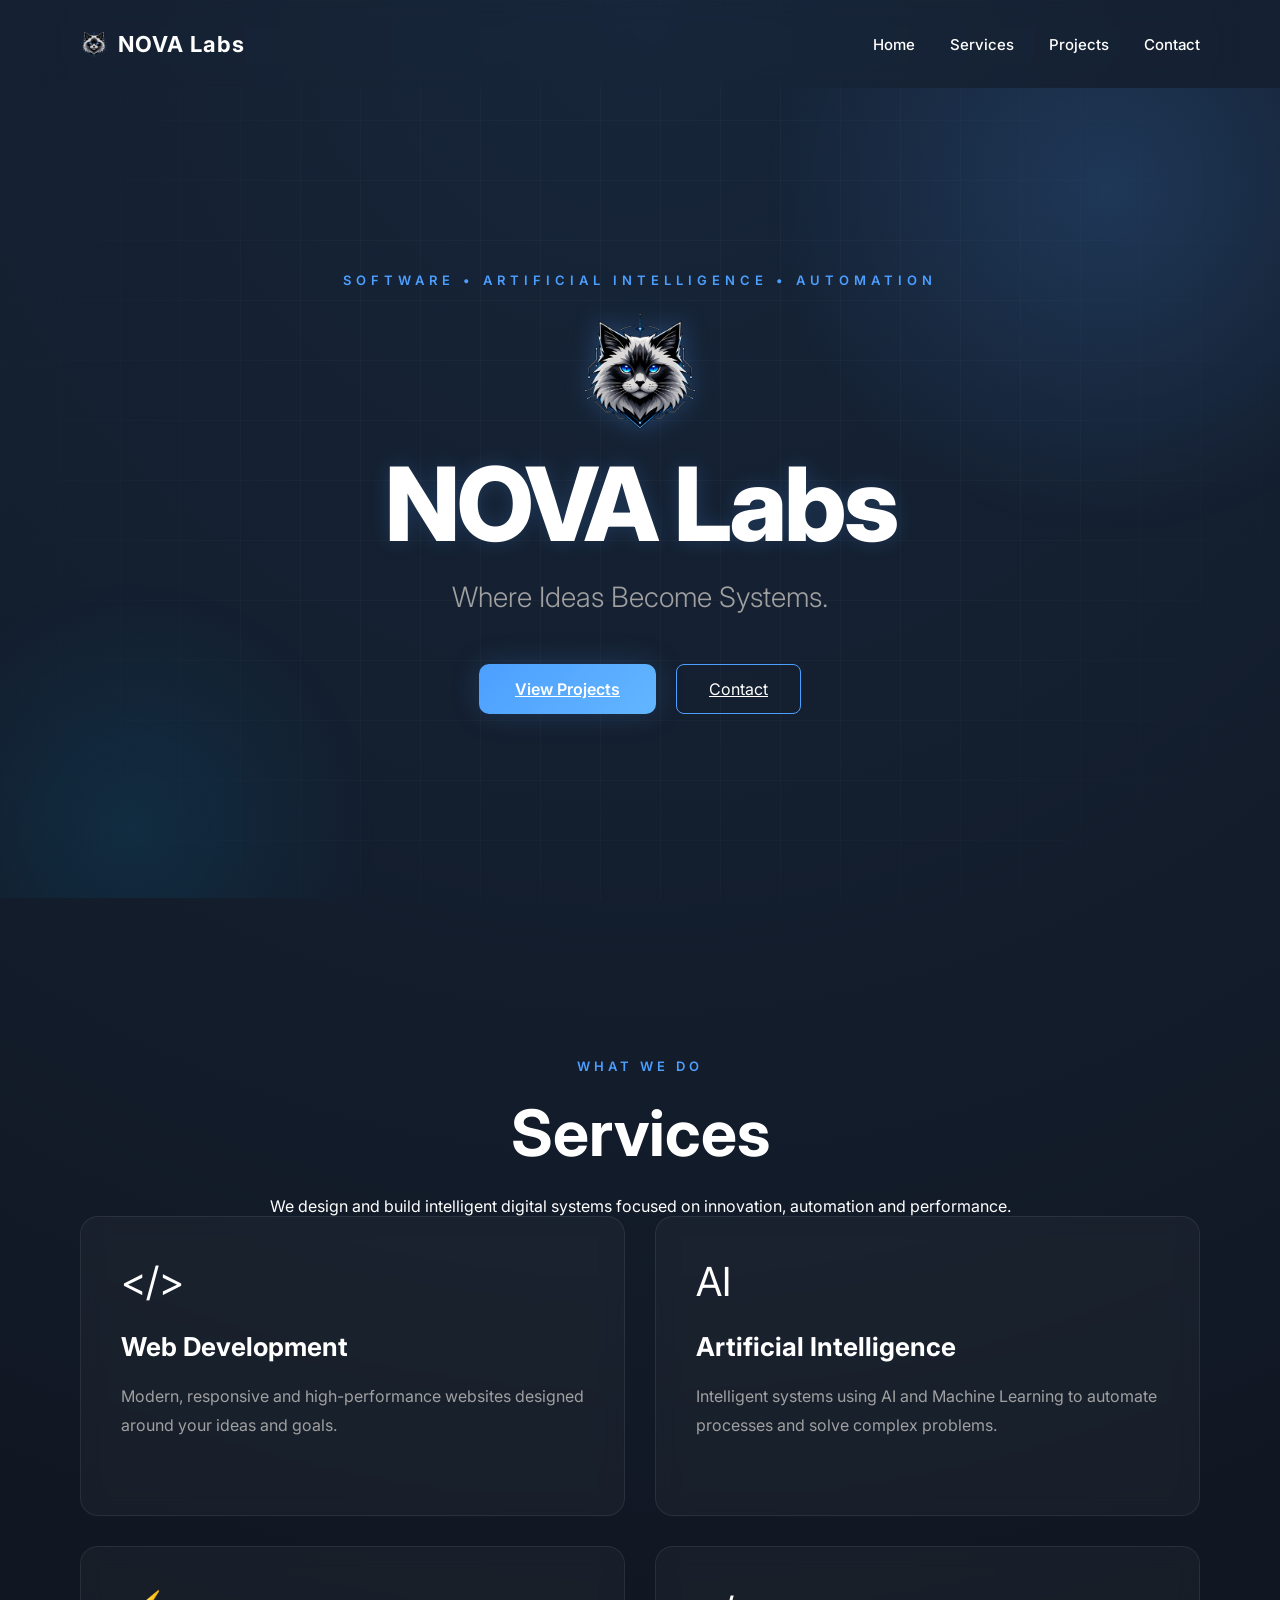
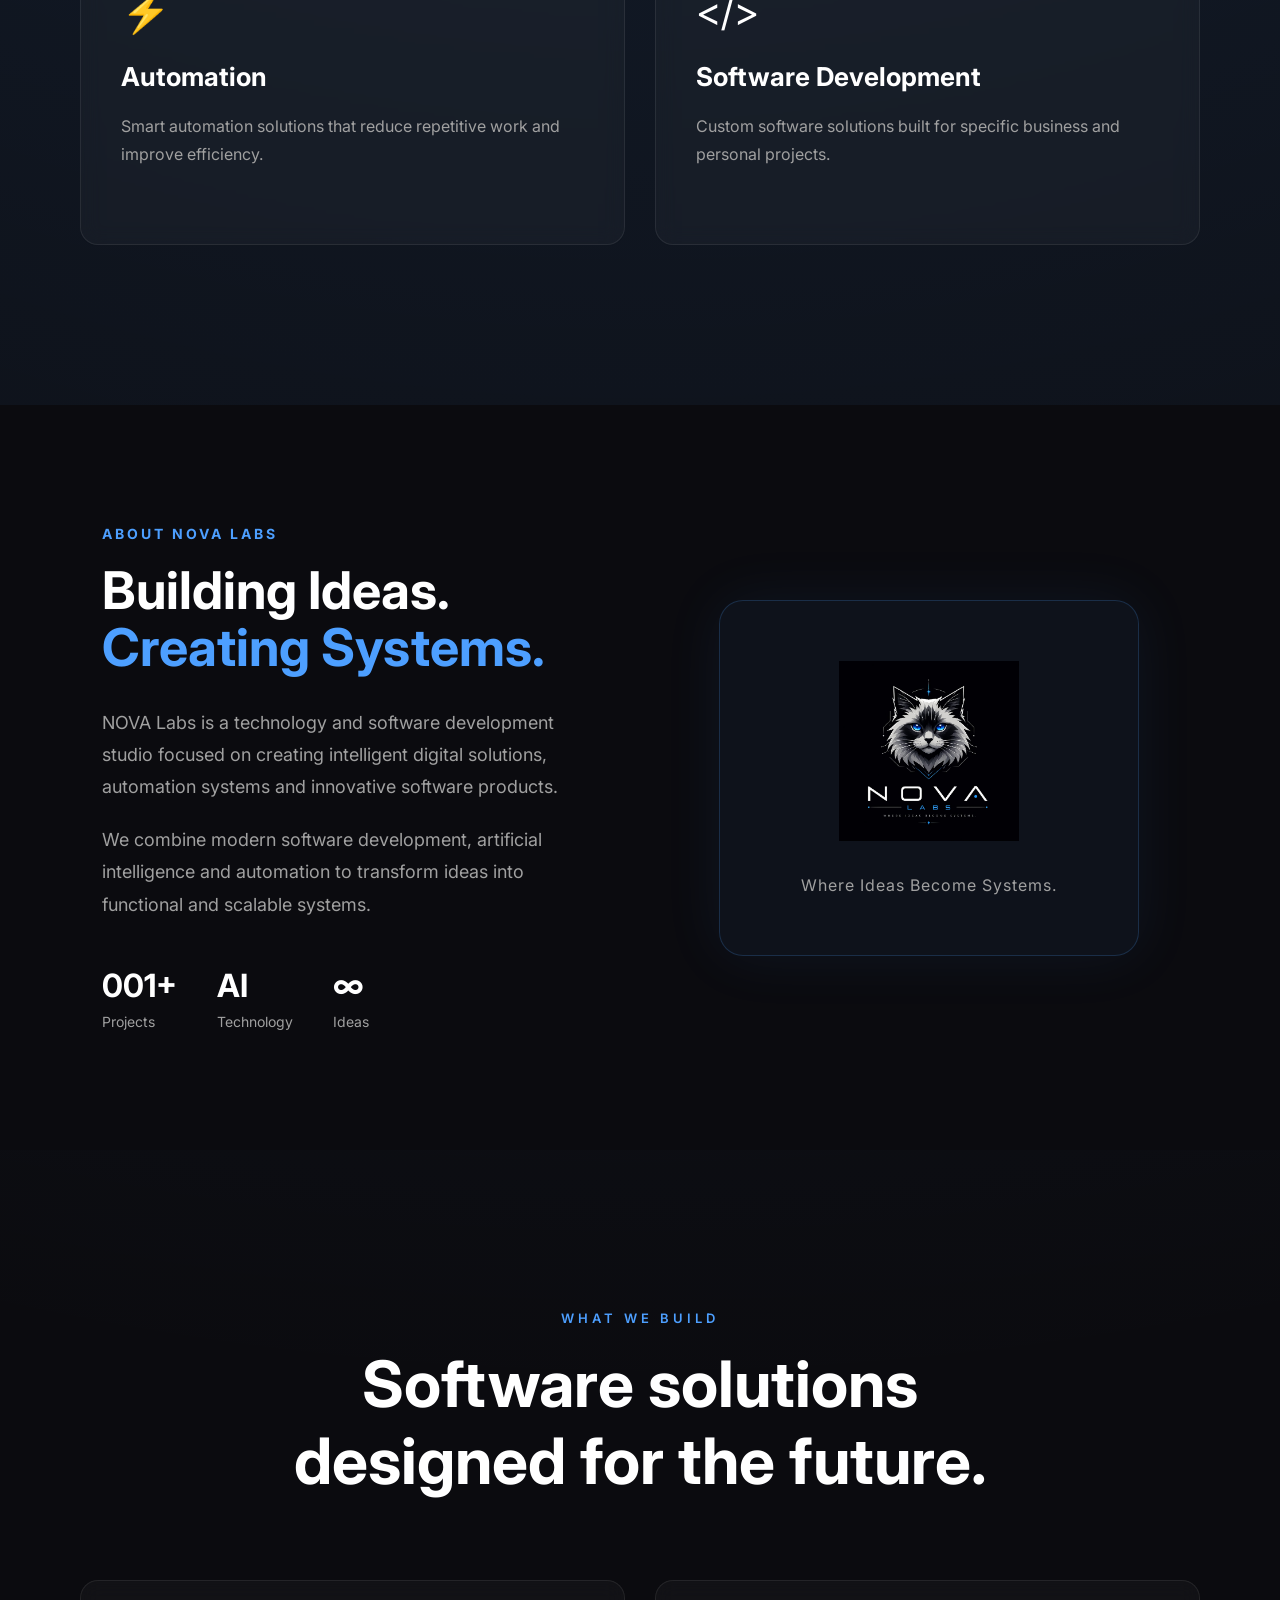
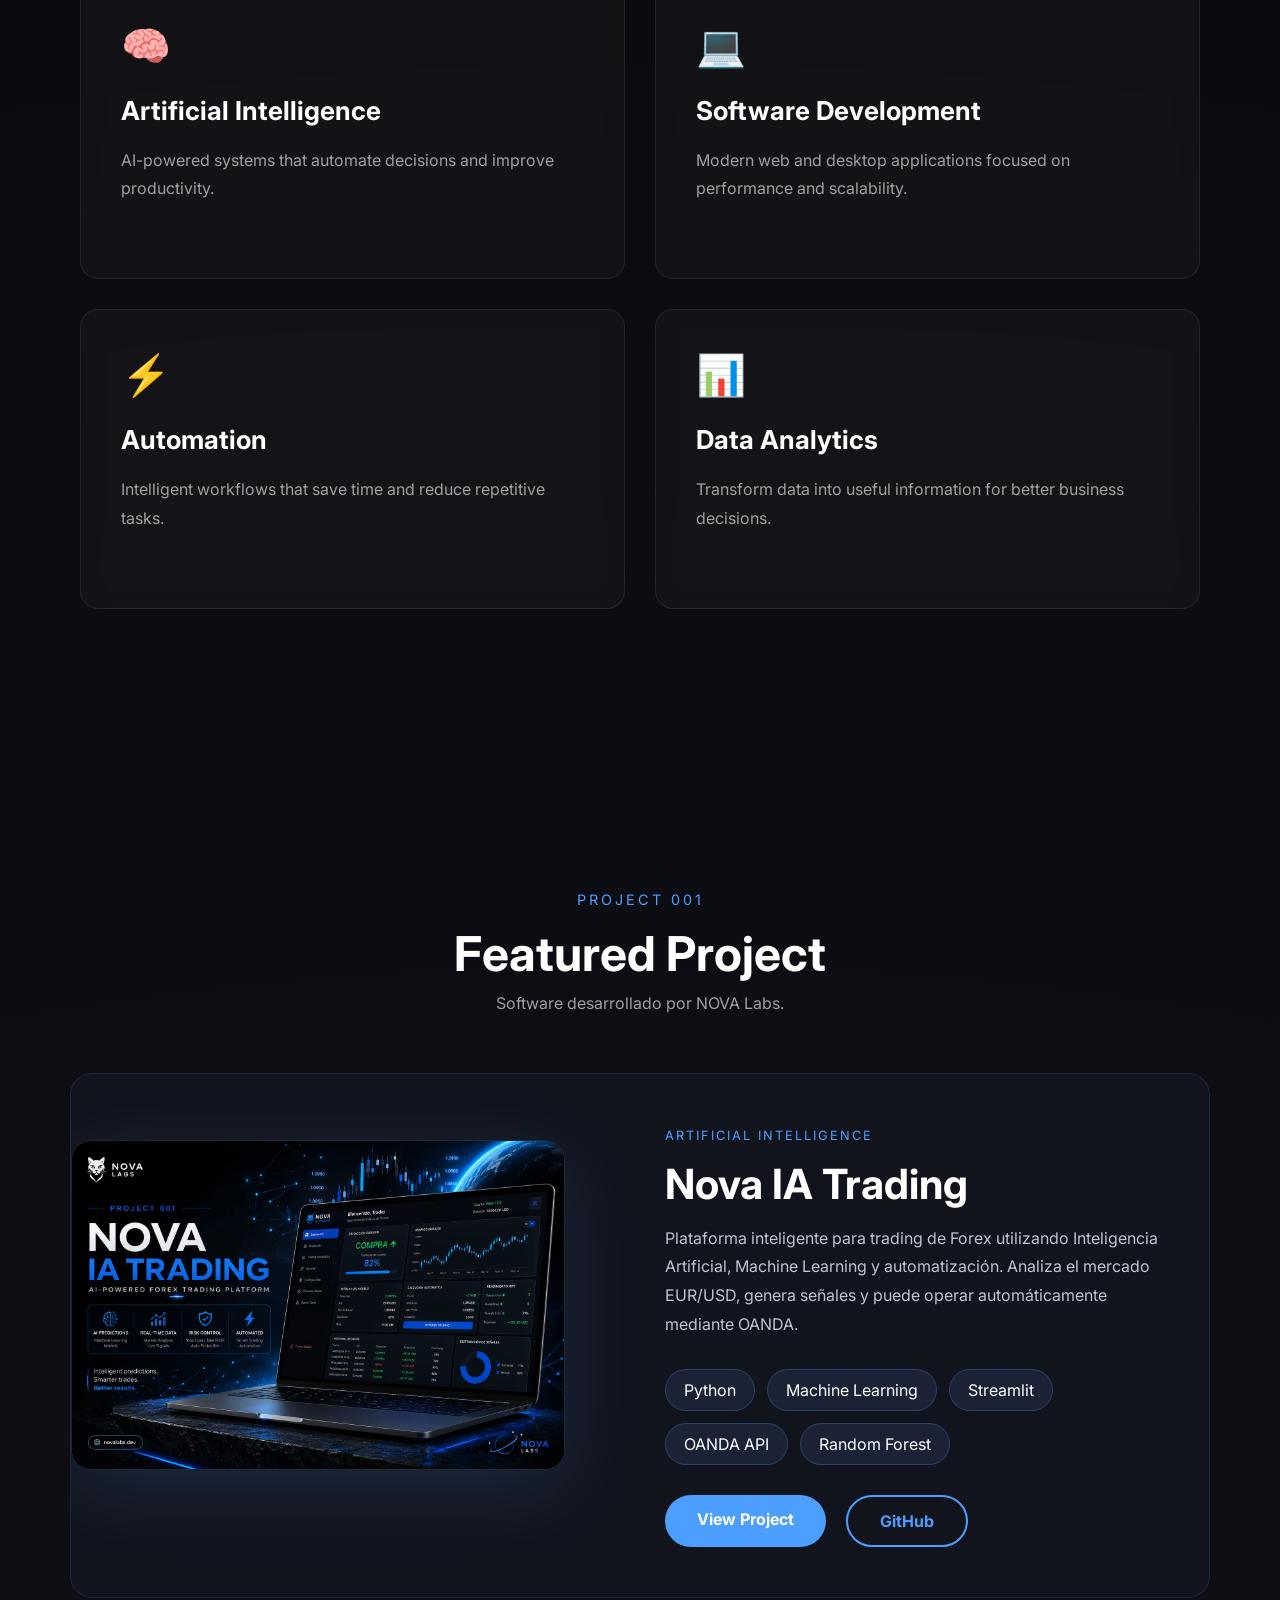
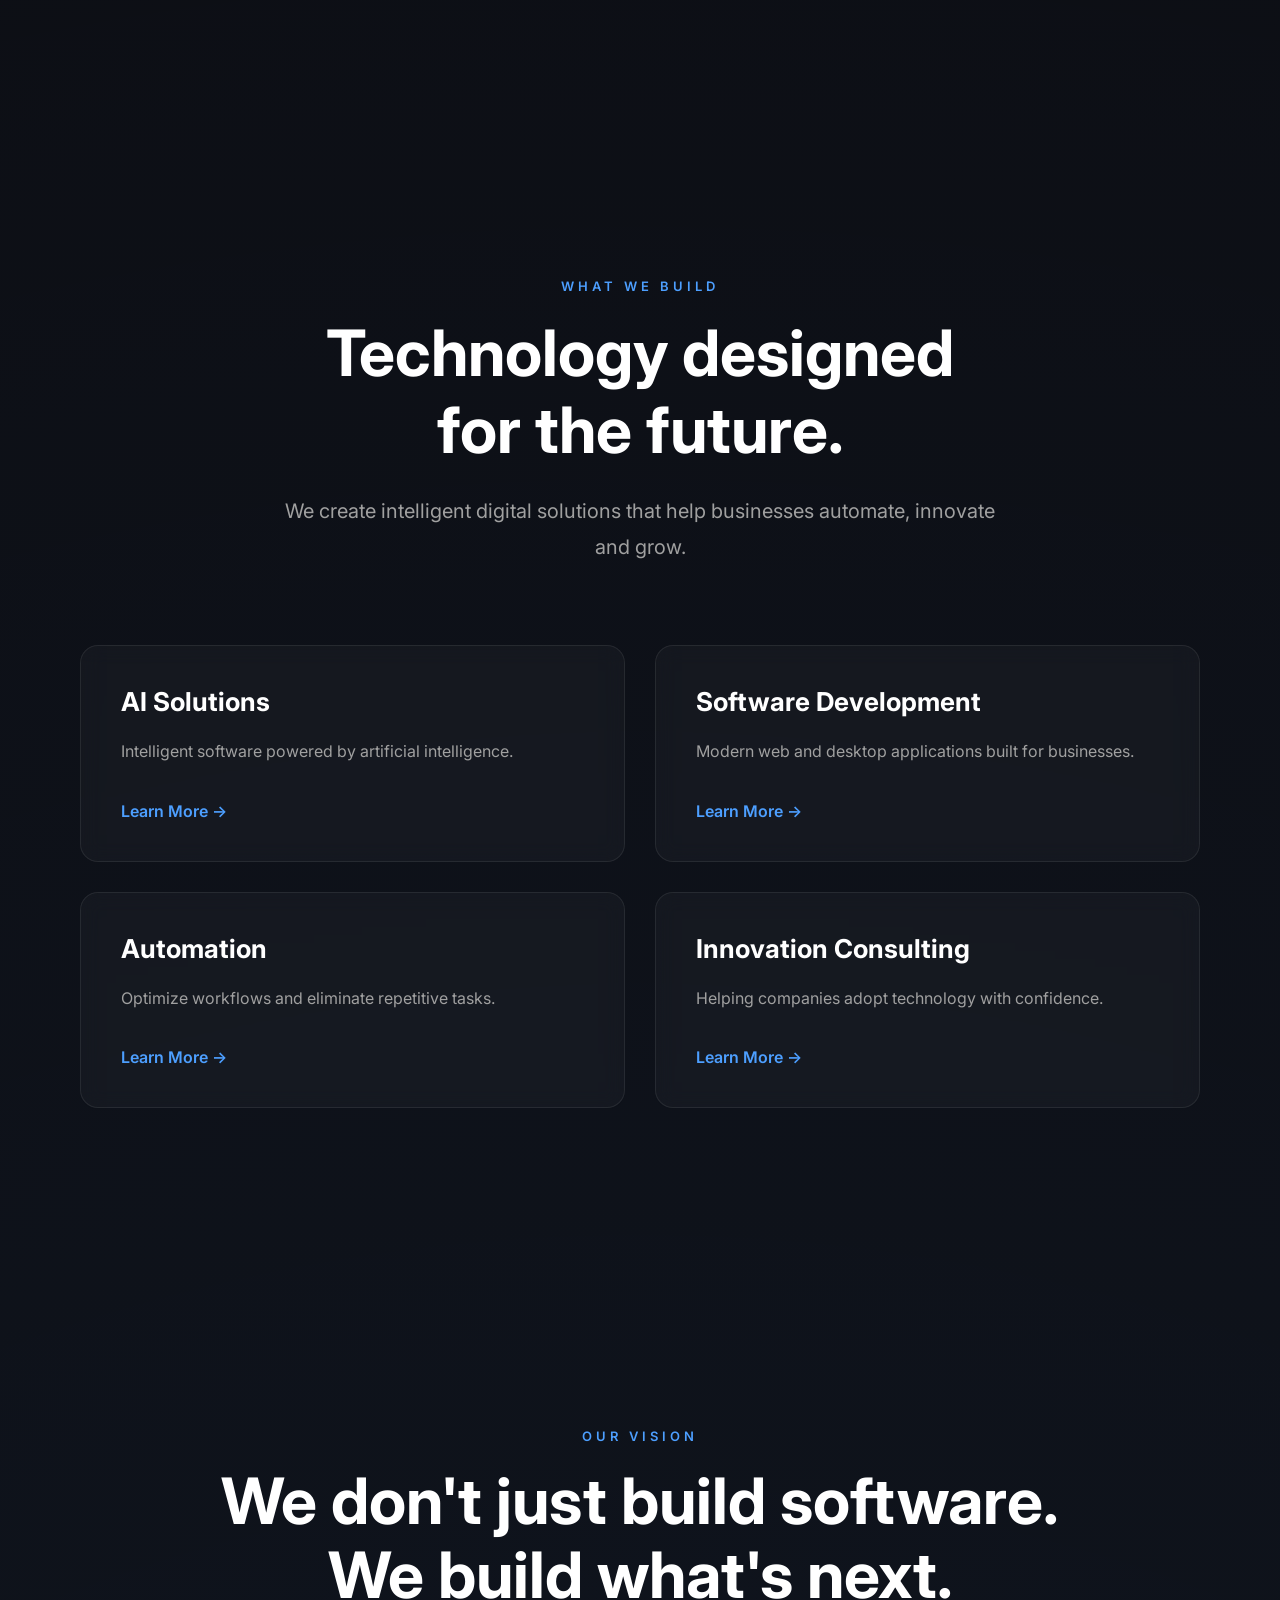
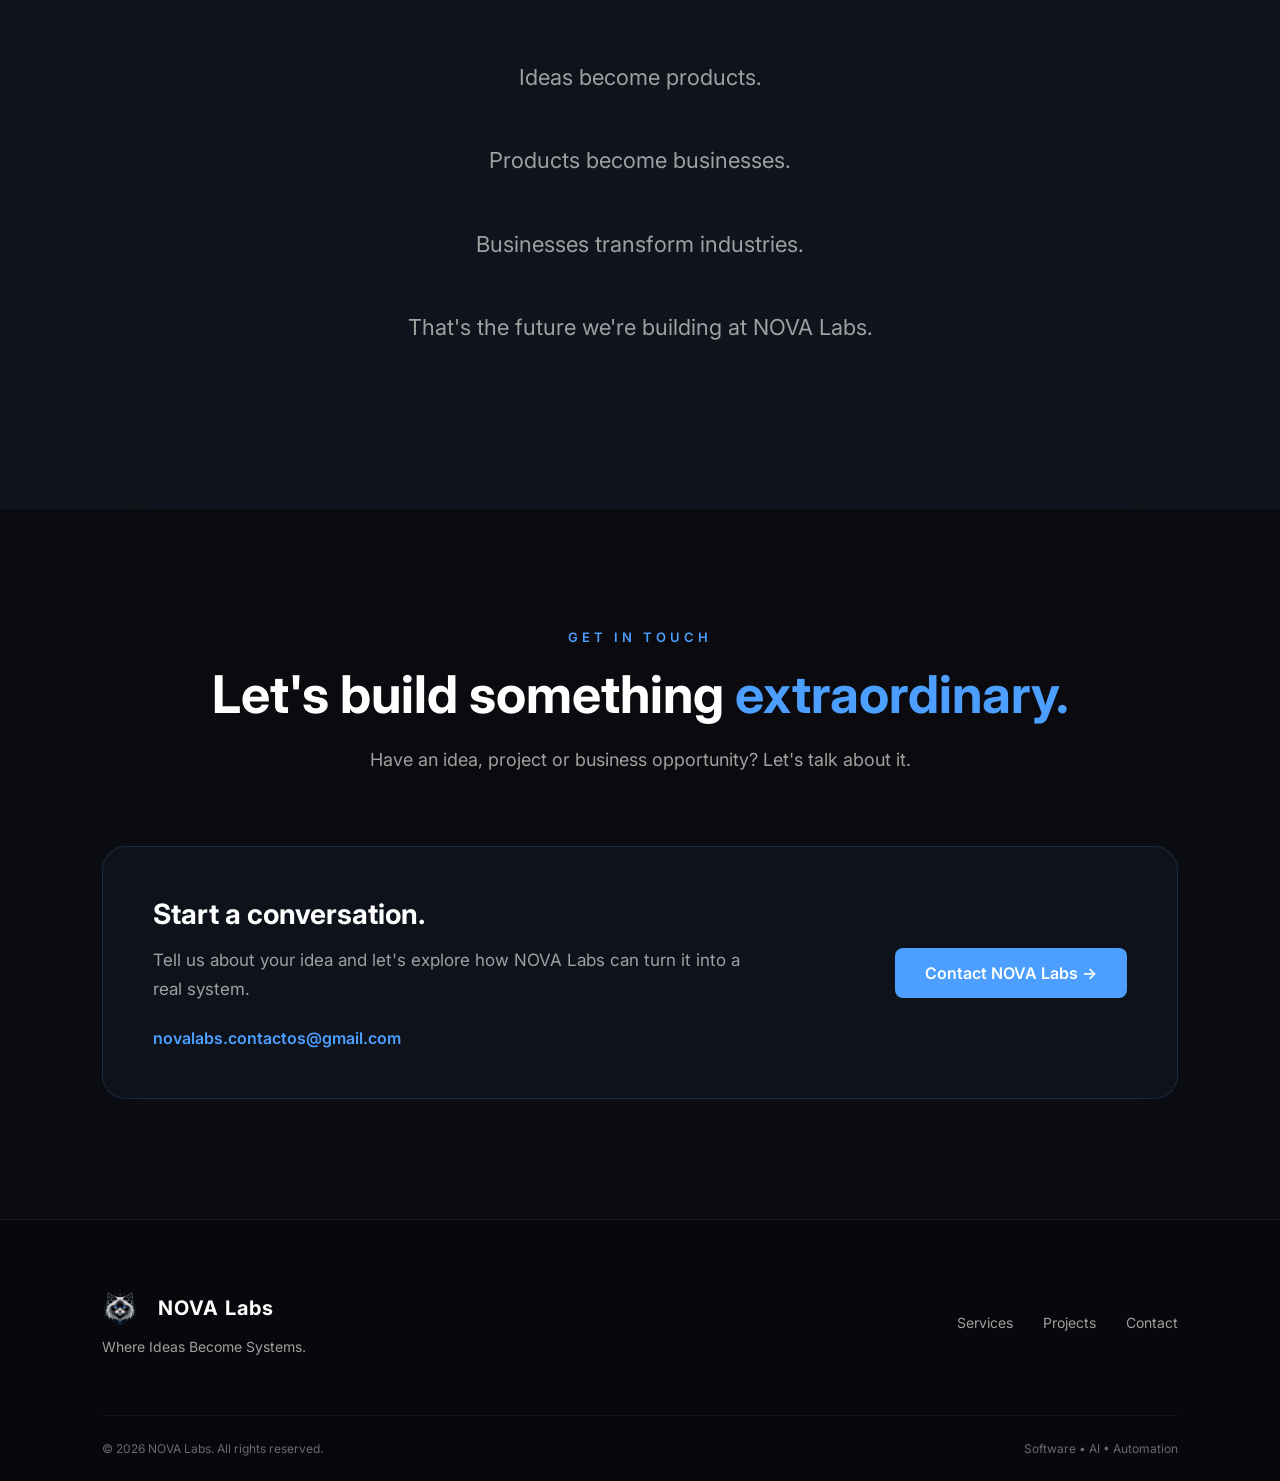
<file: index.html>
<!DOCTYPE html>
<html lang="en">

<head>

    <meta charset="UTF-8">
    <meta name="viewport" content="width=device-width, initial-scale=1.0">

    <meta
    name="description"
    content="NOVA Labs is an independent technology studio building intelligent software, artificial intelligence and automation systems."
>

<meta name="robots" content="index, follow">

<!-- Open Graph -->
<meta property="og:title" content="NOVA Labs">
<meta
    property="og:description"
    content="Building intelligent software, artificial intelligence and automation systems."
>
<meta property="og:type" content="website">

<meta property="og:url" content="https://novalabssoftware.com/">
<link rel="canonical" href="https://novalabssoftware.com/">

<meta property="og:image" content="https://novalabssoftware.com/assets/logos/nova-labs-logo.png">

<!-- Twitter / X -->
<meta name="twitter:card" content="summary_large_image">
<meta name="twitter:title" content="NOVA Labs | AI, Software & Automation">
<meta
    name="twitter:description"
    content="Building intelligent software, artificial intelligence and automation systems."
>
<meta name="twitter:image" content="https://novalabssoftware.com/assets/logos/nova-labs-logo.png">

    <!-- Google Fonts -->
    <link rel="preconnect" href="https://fonts.googleapis.com">
    <link rel="preconnect" href="https://fonts.gstatic.com" crossorigin>

    <link rel="icon" type="image/png" href="assets/logos/nova-labs-logo.png">

    <link href="https://fonts.googleapis.com/css2?family=Inter:wght@100;200;300;400;500;600;700;800&display=swap" rel="stylesheet">

    <!-- Website Title -->
   <title>NOVA Labs | AI, Software & Automation</title>

    <!-- CSS -->
    <link rel="stylesheet" href="styles.css">

</head>

<body>

<div class="background-grid"></div>

    <main>

        <!-- ==========================
             Navbar
        =========================== -->

        <nav class="navbar">

            <div class="nav-logo">

                <span class="logo-icon">
    <img src="assets/logos/nova-ragdoll.png" alt="NOVA Labs">
</span>

                <span class="logo-text">NOVA Labs</span>

            </div>

            <button class="menu-toggle" aria-label="Open navigation menu">
    ☰
</button>

            <ul class="nav-links">

                <li><a href="#home">Home</a></li>

                <li><a href="#services">Services</a></li>

                <li><a href="#projects">Projects</a></li>

                <li><a href="#contact">Contact</a></li>

            </ul>

        </nav>

        <!-- ==========================
             Hero Section
        =========================== -->

        <section class="hero" id="home">

            <div class="hero-container">

                <p class="hero-tag">
                    SOFTWARE • ARTIFICIAL INTELLIGENCE • AUTOMATION
                </p>

<div class="hero-ragdoll">
    <img
        src="assets/logos/nova-ragdoll.png"
        alt="NOVA Labs Ragdoll"
    >
</div>

                <h1 class="hero-title">
                    NOVA Labs
                </h1>

                <p class="hero-subtitle">
                    Where Ideas Become Systems.
                </p>

                <div class="hero-buttons">

    <a href="#projects" class="primary-button">
        View Projects
    </a>

    <a href="#contact" class="secondary-button">
        Contact
    </a>

</div>

            </div>

        </section>

        <!-- =========================
     SERVICES SECTION
========================= -->

<section class="services" id="services">

    <div class="services-container">

        <p class="section-tag">
            WHAT WE DO
        </p>

        <h2 class="section-title">
            Services
        </h2>

        <p class="section-subtitle">
            We design and build intelligent digital systems
            focused on innovation, automation and performance.
        </p>

        <div class="services-grid">

            <div class="service-card">

                <div class="service-icon">
                    &lt;/&gt;
                </div>

                <h3>
                    Web Development
                </h3>

                <p>
                    Modern, responsive and high-performance
                    websites designed around your ideas and goals.
                </p>

            </div>


            <div class="service-card">

                <div class="service-icon">
                    AI
                </div>

                <h3>
                    Artificial Intelligence
                </h3>

                <p>
                    Intelligent systems using AI and Machine Learning
                    to automate processes and solve complex problems.
                </p>

            </div>


            <div class="service-card">

                <div class="service-icon">
                    ⚡
                </div>

                <h3>
                    Automation
                </h3>

                <p>
                    Smart automation solutions that reduce repetitive
                    work and improve efficiency.
                </p>

            </div>


            <div class="service-card">

                <div class="service-icon">
                    &lt;/&gt;
                </div>

                <h3>
                    Software Development
                </h3>

                <p>
                    Custom software solutions built for specific
                    business and personal projects.
                </p>

            </div>

        </div>

    </div>

</section>

        <!-- ==========================
             About Section
        =========================== -->

<section class="about" id="about">

    <div class="about-container">

        <!-- About Content -->
        <div class="about-content">

            <p class="about-tag">
                ABOUT NOVA LABS
            </p>

            <h2 class="about-title">
                Building Ideas.
                <span>Creating Systems.</span>
            </h2>

            <p class="about-text">
                NOVA Labs is a technology and software development
                studio focused on creating intelligent digital
                solutions, automation systems and innovative
                software products.
            </p>

            <p class="about-text">
                We combine modern software development, artificial
                intelligence and automation to transform ideas into
                functional and scalable systems.
            </p>

            <div class="about-stats">

                <div class="about-stat">
                    <strong>001+</strong>
                    <span>Projects</span>
                </div>

                <div class="about-stat">
                    <strong>AI</strong>
                    <span>Technology</span>
                </div>

                <div class="about-stat">
                    <strong>∞</strong>
                    <span>Ideas</span>
                </div>

            </div>

        </div>


        <!-- About Visual -->
        <div class="about-visual">

            <div class="about-card">

                <img
                    src="assets/logos/nova-labs-logo.png"
                    alt="NOVA Labs Logo"
                >

                <p>
                    Where Ideas Become Systems.
                </p>

            </div>

        </div>

    </div>

</section>

        <!-- ==========================
     Services
========================== -->

<section class="services">

    <div class="services-title">

        <p class="section-tag">
            WHAT WE BUILD
        </p>

        <h2>
            Software solutions designed for the future.
        </h2>

    </div>

    <div class="services-grid">

        <div class="service-card">

            <div class="service-icon">🧠</div>

            <h3>Artificial Intelligence</h3>

            <p>
                AI-powered systems that automate decisions and improve productivity.
            </p>

        </div>

        <div class="service-card">

            <div class="service-icon">💻</div>

            <h3>Software Development</h3>

            <p>
                Modern web and desktop applications focused on performance and scalability.
            </p>

        </div>

        <div class="service-card">

            <div class="service-icon">⚡</div>

            <h3>Automation</h3>

            <p>
                Intelligent workflows that save time and reduce repetitive tasks.
            </p>

        </div>

        <div class="service-card">

            <div class="service-icon">📊</div>

            <h3>Data Analytics</h3>

            <p>
                Transform data into useful information for better business decisions.
            </p>

        </div>

    </div>

</section>

       <!-- ==========================
     Our Vision
========================== -->

<!-- ==========================
     Services
========================== -->

<!-- ==========================
     Mission 001
========================== -->

<section class="projects" id="projects">

    <div class="section-title">
        <span>PROJECT 001</span>
        <h2>Featured Project</h2>
        <p>Software desarrollado por NOVA Labs.</p>
    </div>

    <div class="project-card">

        <div class="project-image">
            <img src="assets/projects/nova-ia-trading/cover.png"
                 alt="Nova IA Trading">
        </div>

        <div class="project-content">

            <span class="project-tag">
                Artificial Intelligence
            </span>

            <h3>Nova IA Trading</h3>

            <p>
                Plataforma inteligente para trading de Forex utilizando
                Inteligencia Artificial, Machine Learning y automatización.
                Analiza el mercado EUR/USD, genera señales y puede operar
                automáticamente mediante OANDA.
            </p>

            <div class="tech-stack">

                <span>Python</span>
                <span>Machine Learning</span>
                <span>Streamlit</span>
                <span>OANDA API</span>
                <span>Random Forest</span>

            </div>

            <div class="project-buttons">

                <a href="nova-ia-trading.html" class="btn-primary">
    View Project
</a>

                              <a href="https://github.com/naruto14shippuden-gif/nova-ia-trading.git"
   class="btn-secondary"
   target="_blank"
   rel="noopener noreferrer">
    GitHub
</a>

            </div>

        </div>

    </div>

</section>

<section class="services" id="services">

    <div class="services-container">

        <p class="section-tag">
            WHAT WE BUILD
        </p>

        <h2>
            Technology designed
            <br>
            for the future.
        </h2>

        <p class="services-description">

            We create intelligent digital solutions that help
            businesses automate, innovate and grow.

        </p>

        <div class="services-grid">

            <div class="service-card">

                <h3>AI Solutions</h3>

                <p>
                    Intelligent software powered by artificial intelligence.
                </p>

                <span>Learn More →</span>

            </div>

            <div class="service-card">

                <h3>Software Development</h3>

                <p>
                    Modern web and desktop applications built for businesses.
                </p>

                <span>Learn More →</span>

            </div>

            <div class="service-card">

                <h3>Automation</h3>

                <p>
                    Optimize workflows and eliminate repetitive tasks.
                </p>

                <span>Learn More →</span>

            </div>

            <div class="service-card">

                <h3>Innovation Consulting</h3>

                <p>
                    Helping companies adopt technology with confidence.
                </p>

                <span>Learn More →</span>

            </div>

        </div>

    </div>

</section>

<section class="vision">

    <div class="vision-container">

        <p class="section-tag">
            OUR VISION
        </p>

        <h2>
            We don't just build software.
            <br>
            We build what's next.
        </h2>

        <p class="vision-text">

            Ideas become products.

            <br><br>

            Products become businesses.

            <br><br>

            Businesses transform industries.

            <br><br>

            That's the future we're building at NOVA Labs.

        </p>

    </div>

</section>

<!-- =========================
     Contact Section
========================= -->

<section class="contact" id="contact">

    <div class="contact-container">

        <div class="contact-header">

            <p class="section-tag">
                GET IN TOUCH
            </p>

            <h2>
                Let's build something
                <span>extraordinary.</span>
            </h2>

            <p>
                Have an idea, project or business opportunity?
                Let's talk about it.
            </p>

        </div>

        <div class="contact-content">

            <div class="contact-info">

                <h3>
                    Start a conversation.
                </h3>

                <p>
                    Tell us about your idea and let's explore
                    how NOVA Labs can turn it into a real system.
                </p>

                <a
                    href="mailto:novalabs.contactos@gmail.com"
                    class="contact-email"
                >
                    novalabs.contactos@gmail.com
                </a>

            </div>

            <div class="contact-action">

                <a
                    href="mailto:novalabs.contactos@gmail.com"
                    class="contact-button"
                >
                    Contact NOVA Labs →
                </a>

            </div>

        </div>

    </div>

</section>

<!-- =========================
     Footer
========================= -->

<footer class="footer">

    <div class="footer-container">

        <div class="footer-brand">

            <div class="footer-logo">

                <span class="logo-icon">
    <img src="assets/logos/nova-ragdoll.png" alt="NOVA Labs">
</span>

                <span class="logo-text">
                    NOVA Labs
                </span>

            </div>

            <p>
                Where Ideas Become Systems.
            </p>

        </div>


        <div class="footer-links">

            <a href="#services">
                Services
            </a>

            <a href="#projects">
                Projects
            </a>

            <a href="#contact">
                Contact
            </a>

        </div>

    </div>


    <div class="footer-bottom">

        <p>
            © 2026 NOVA Labs. All rights reserved.
        </p>

        <p>
            Software • AI • Automation
        </p>

    </div>

</footer>

    </main>

    <!-- JavaScript -->
    <script src="script.js"></script>

</body>

</html>
</file>
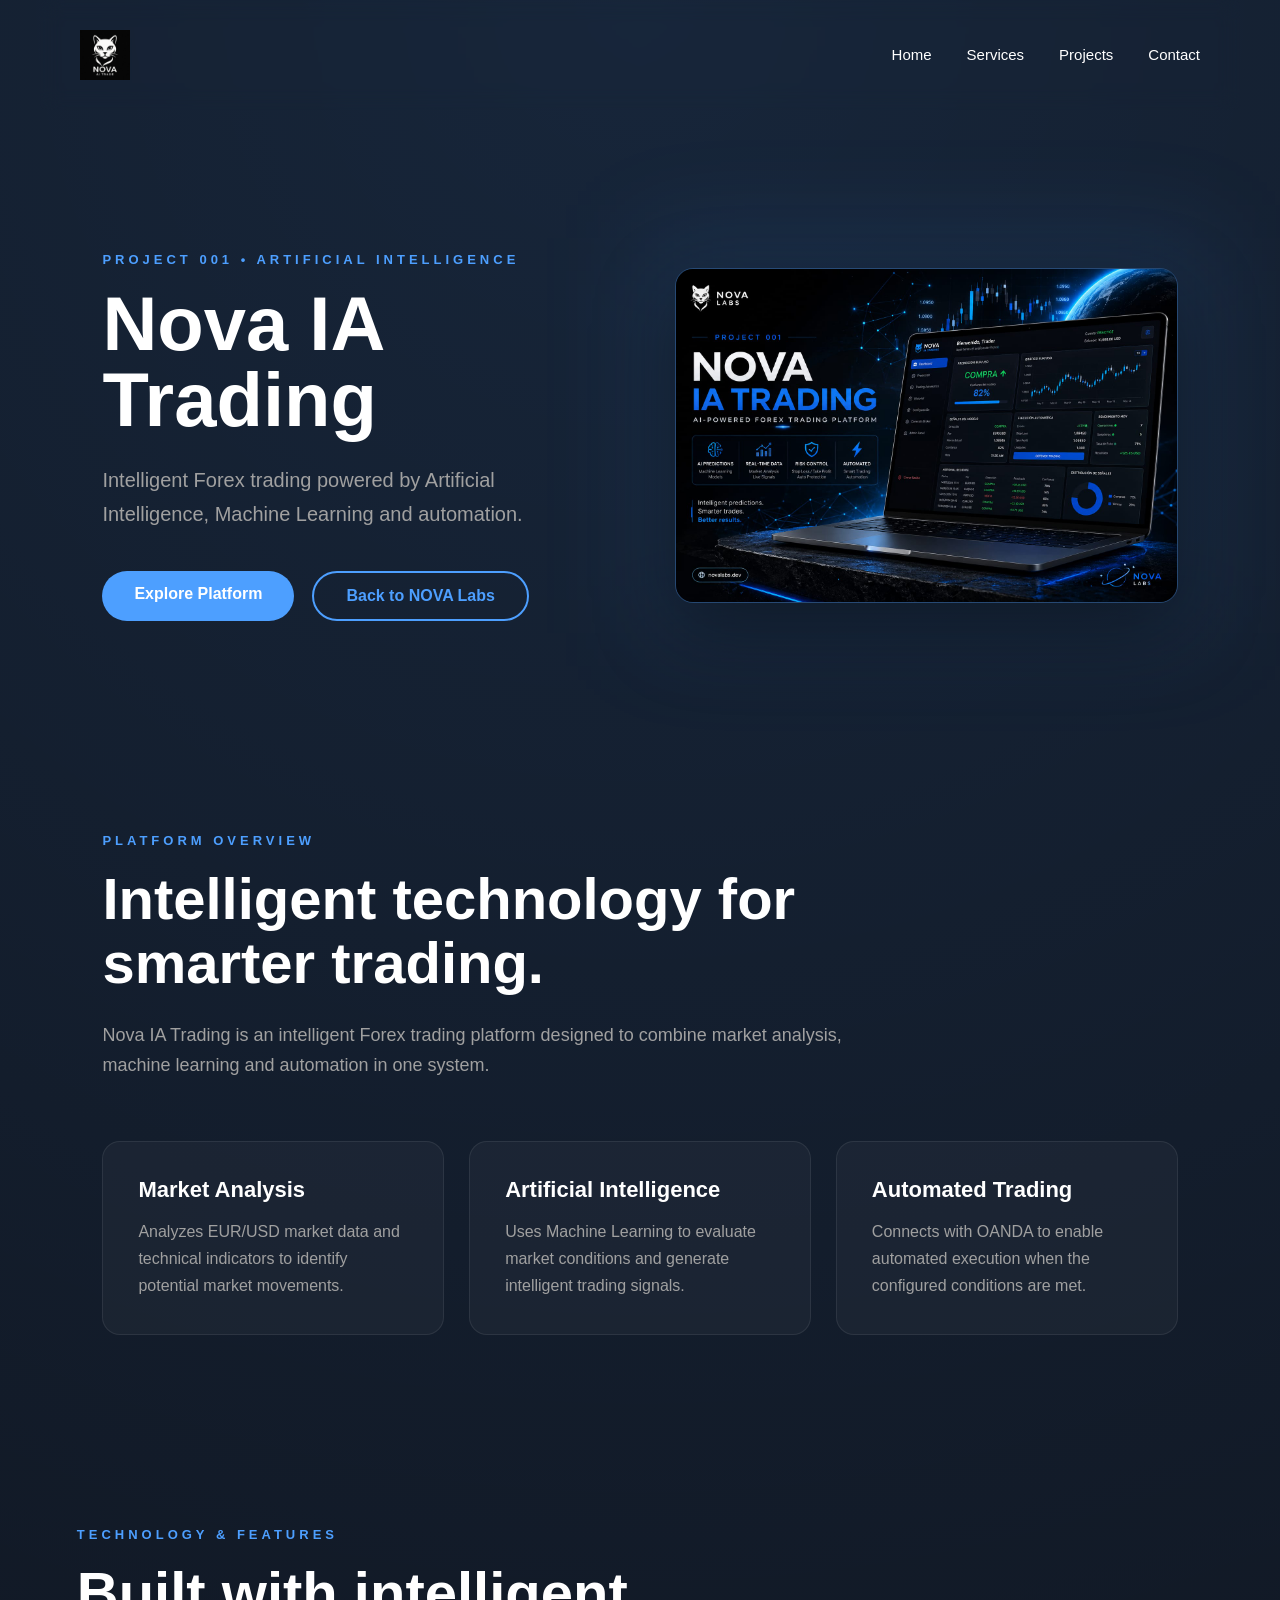
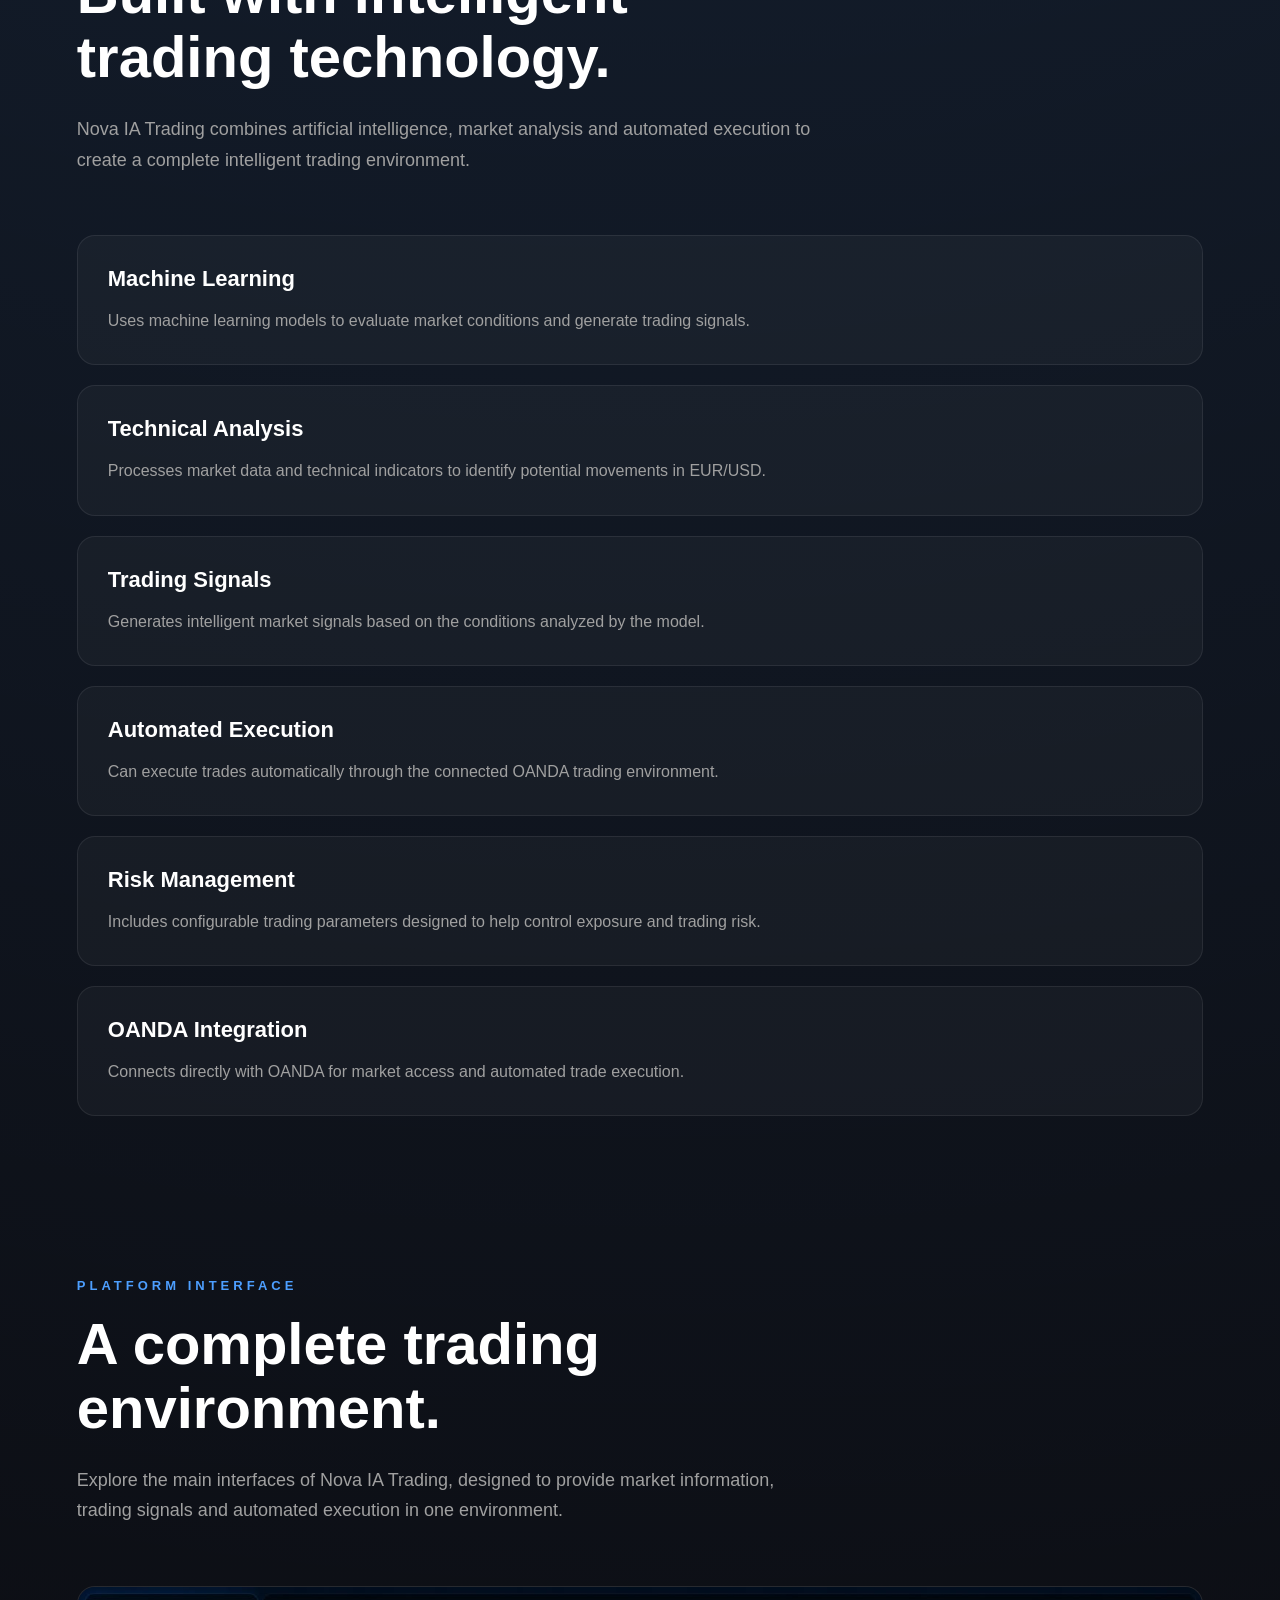
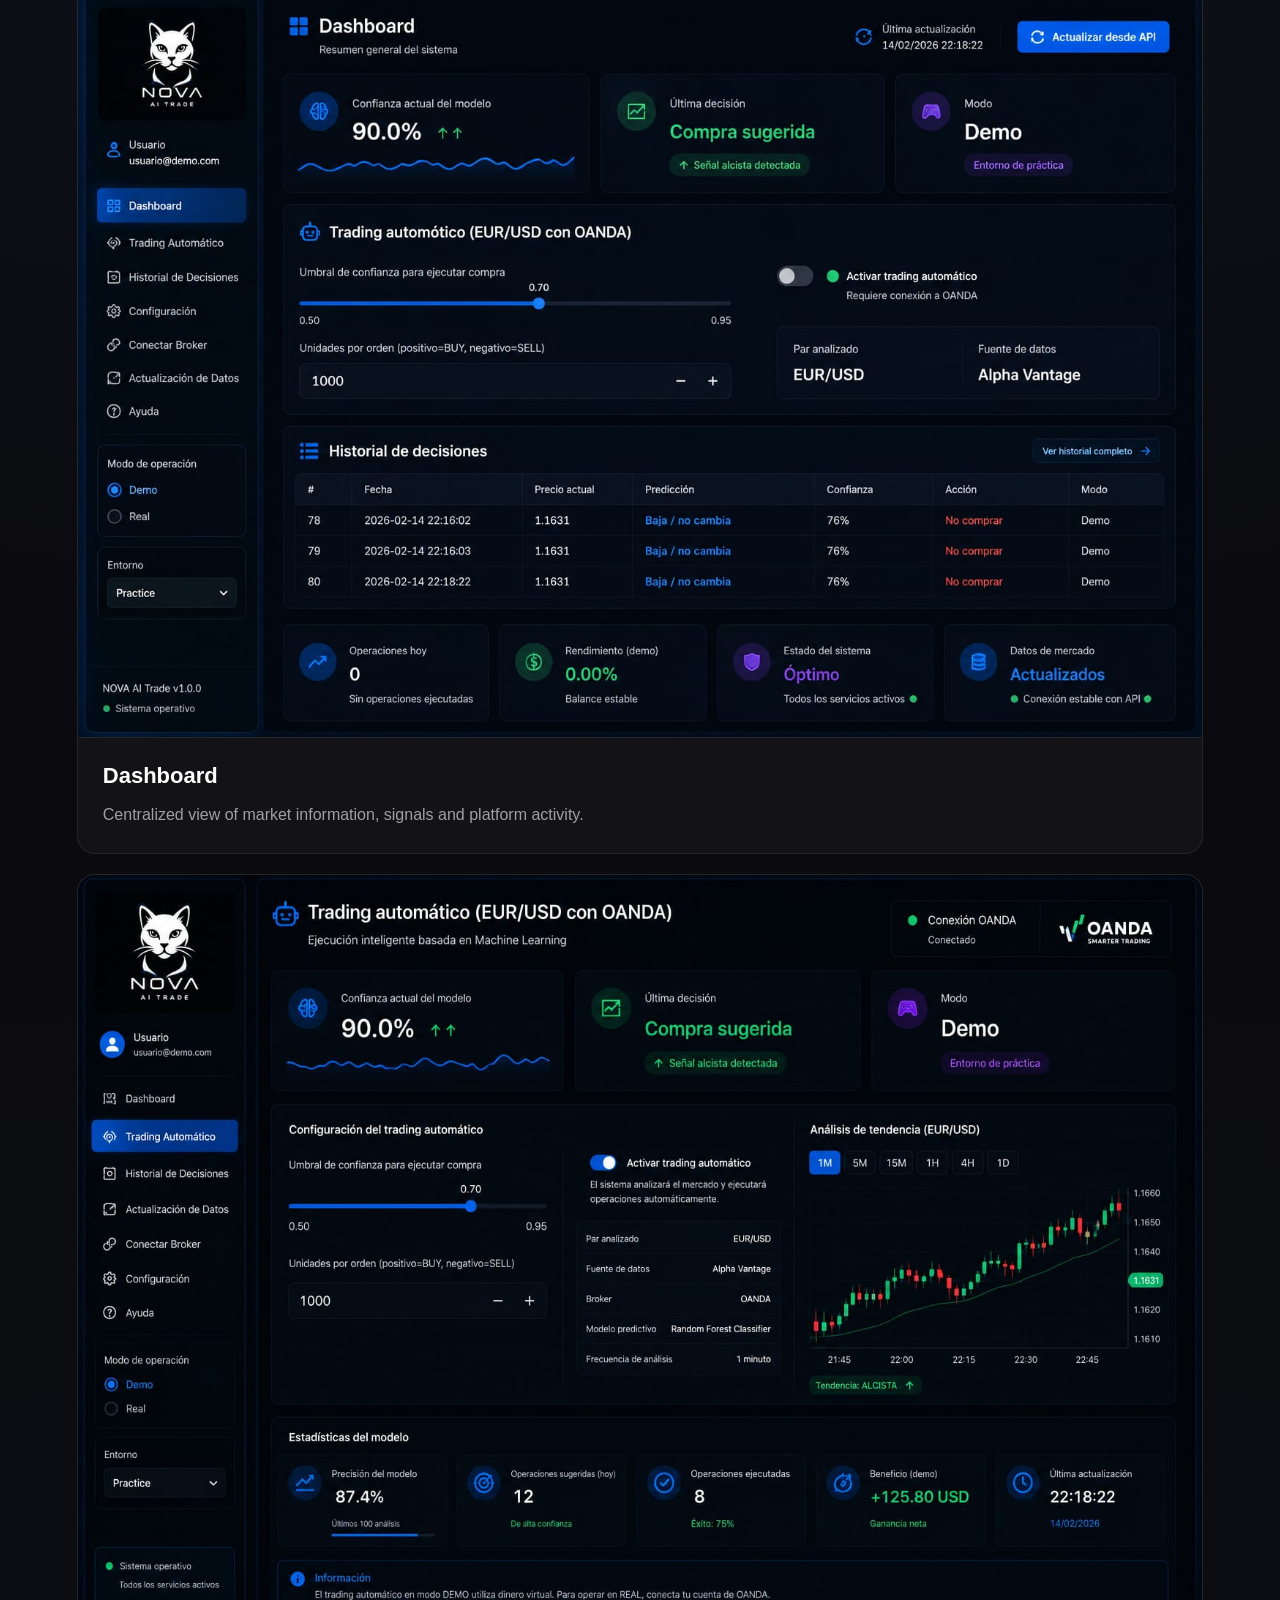
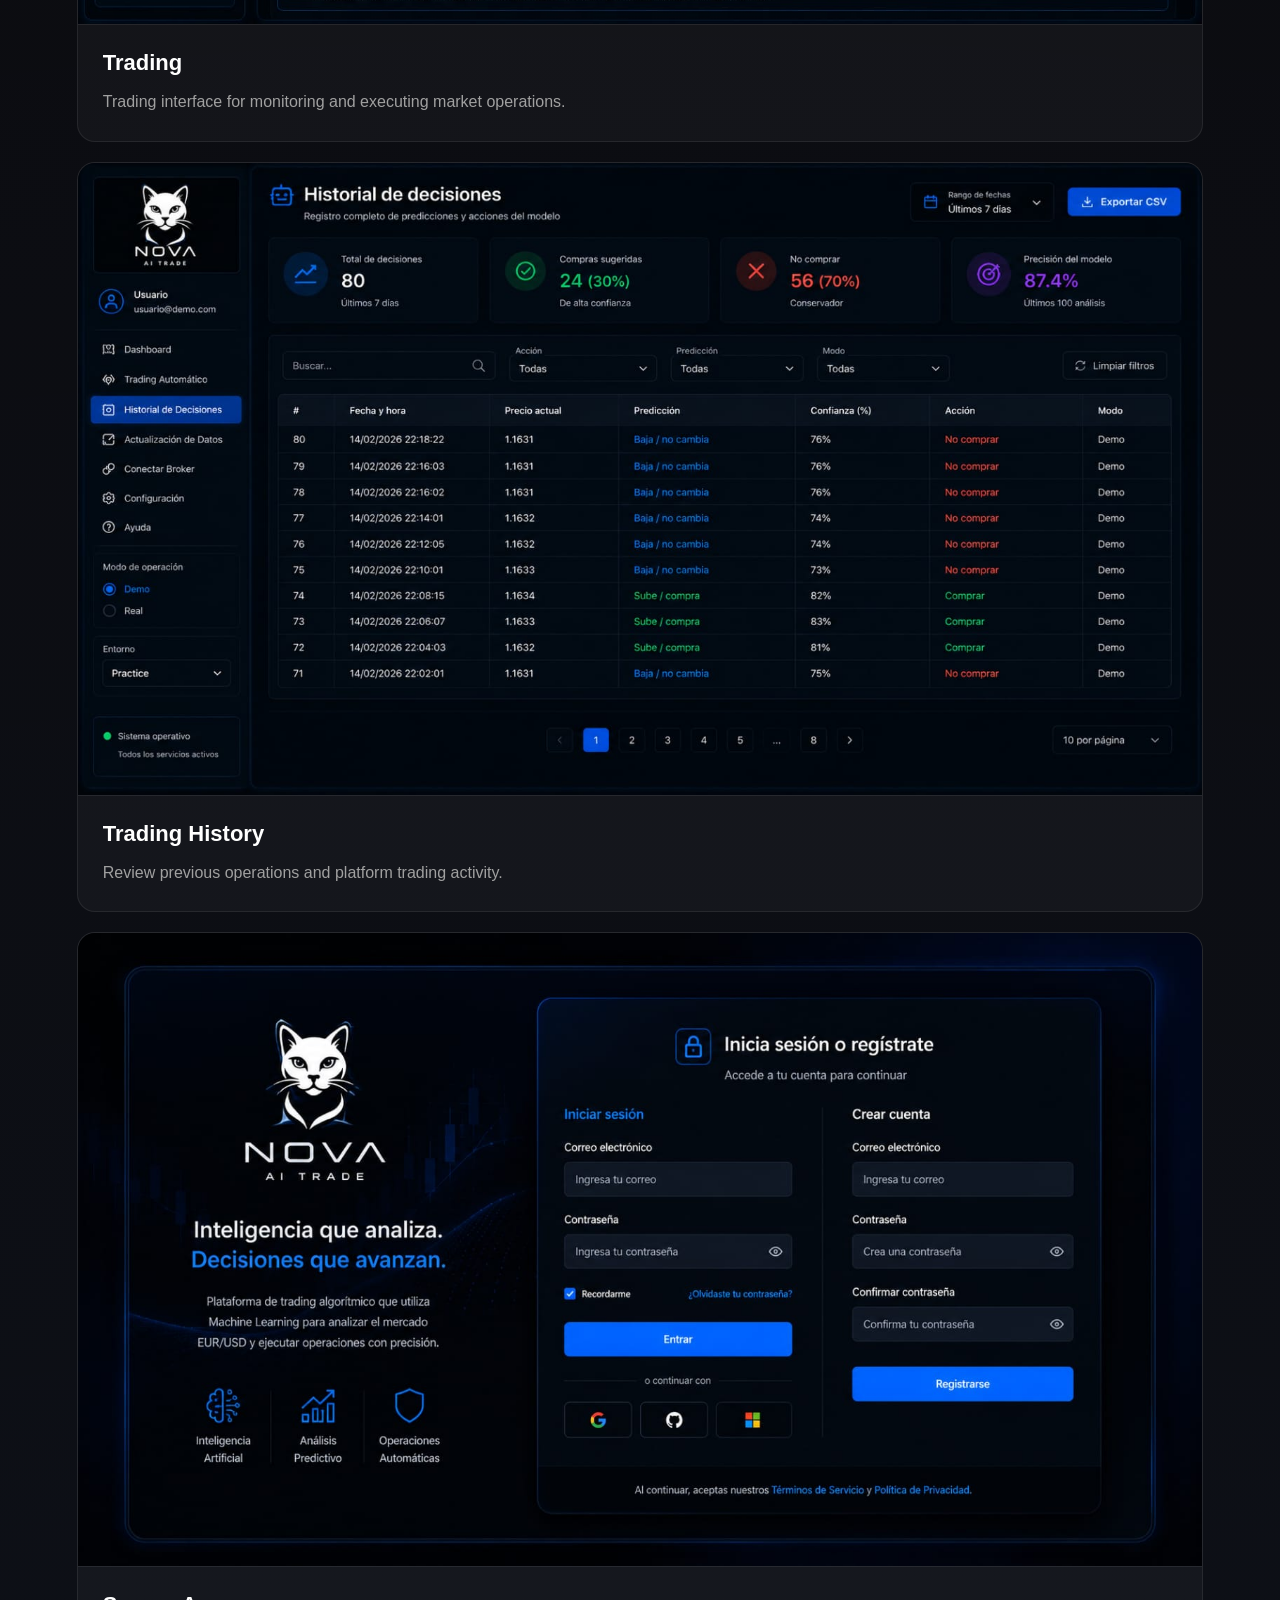
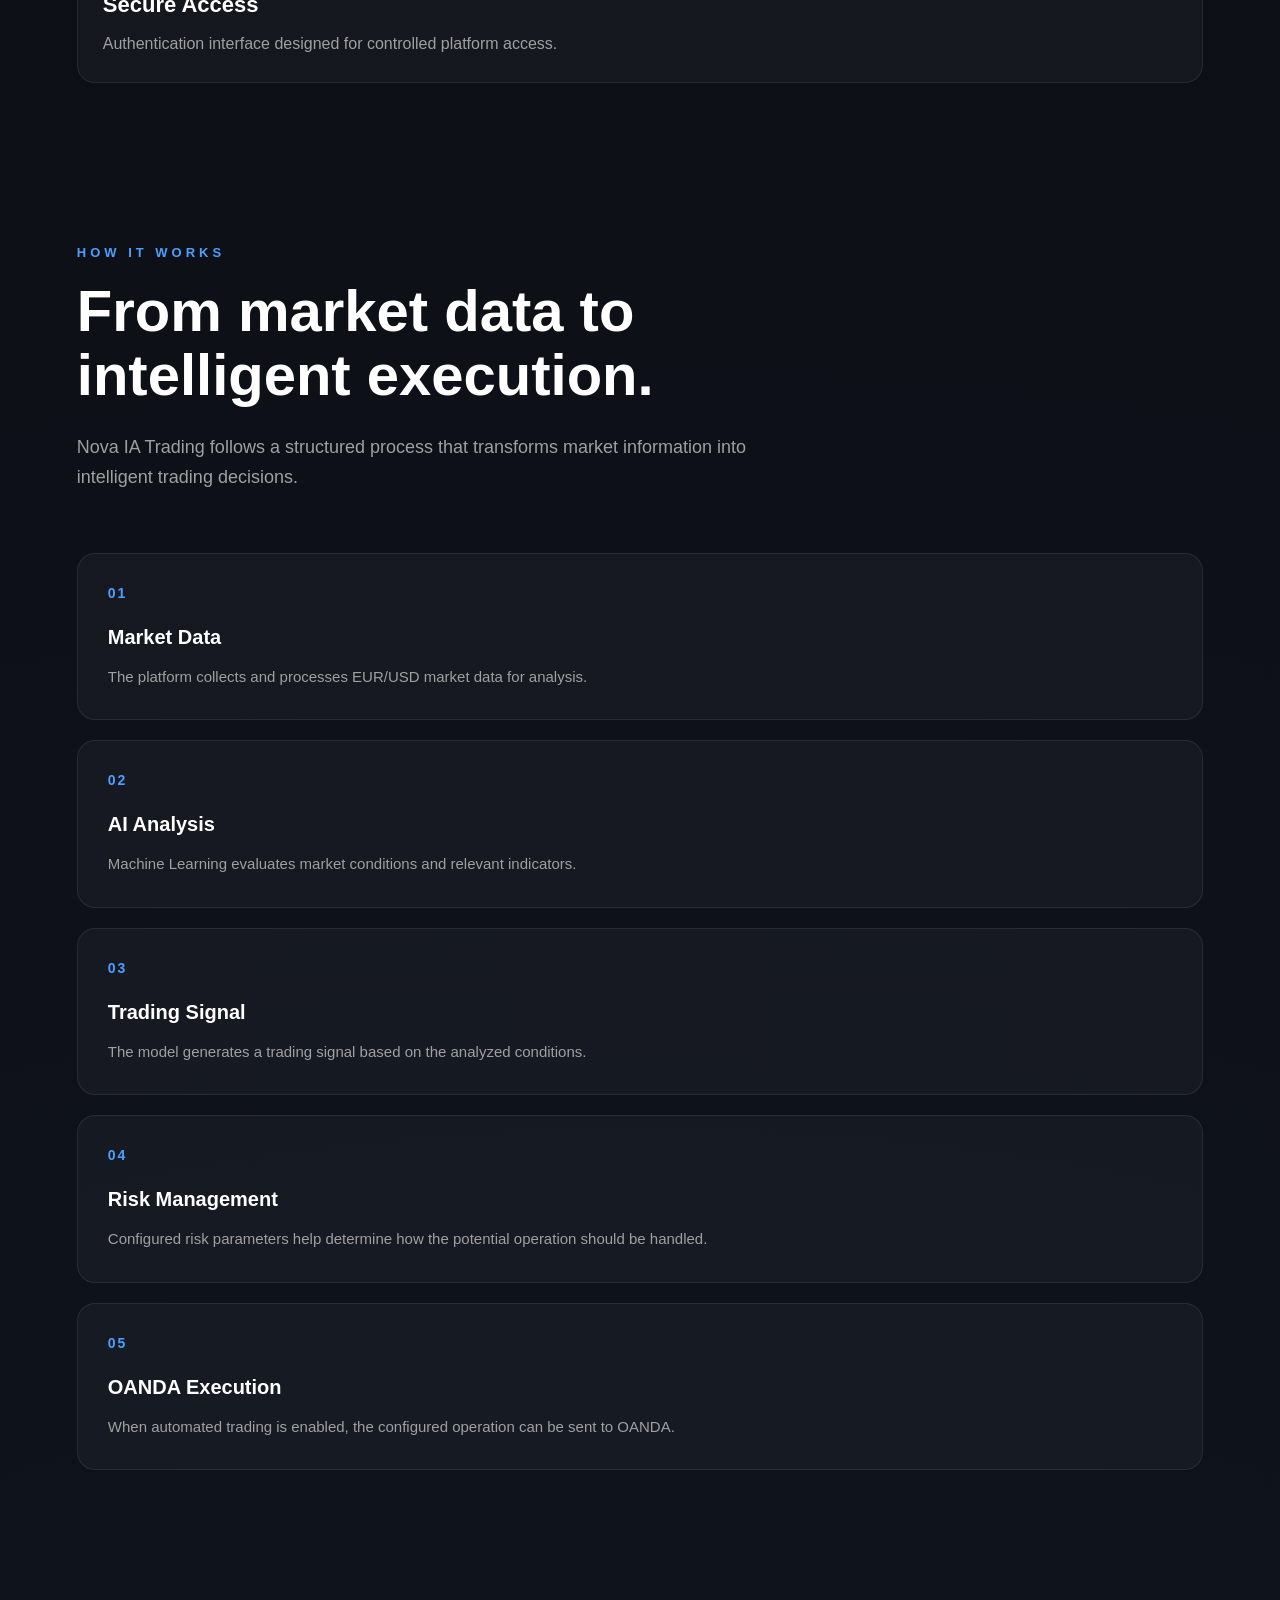
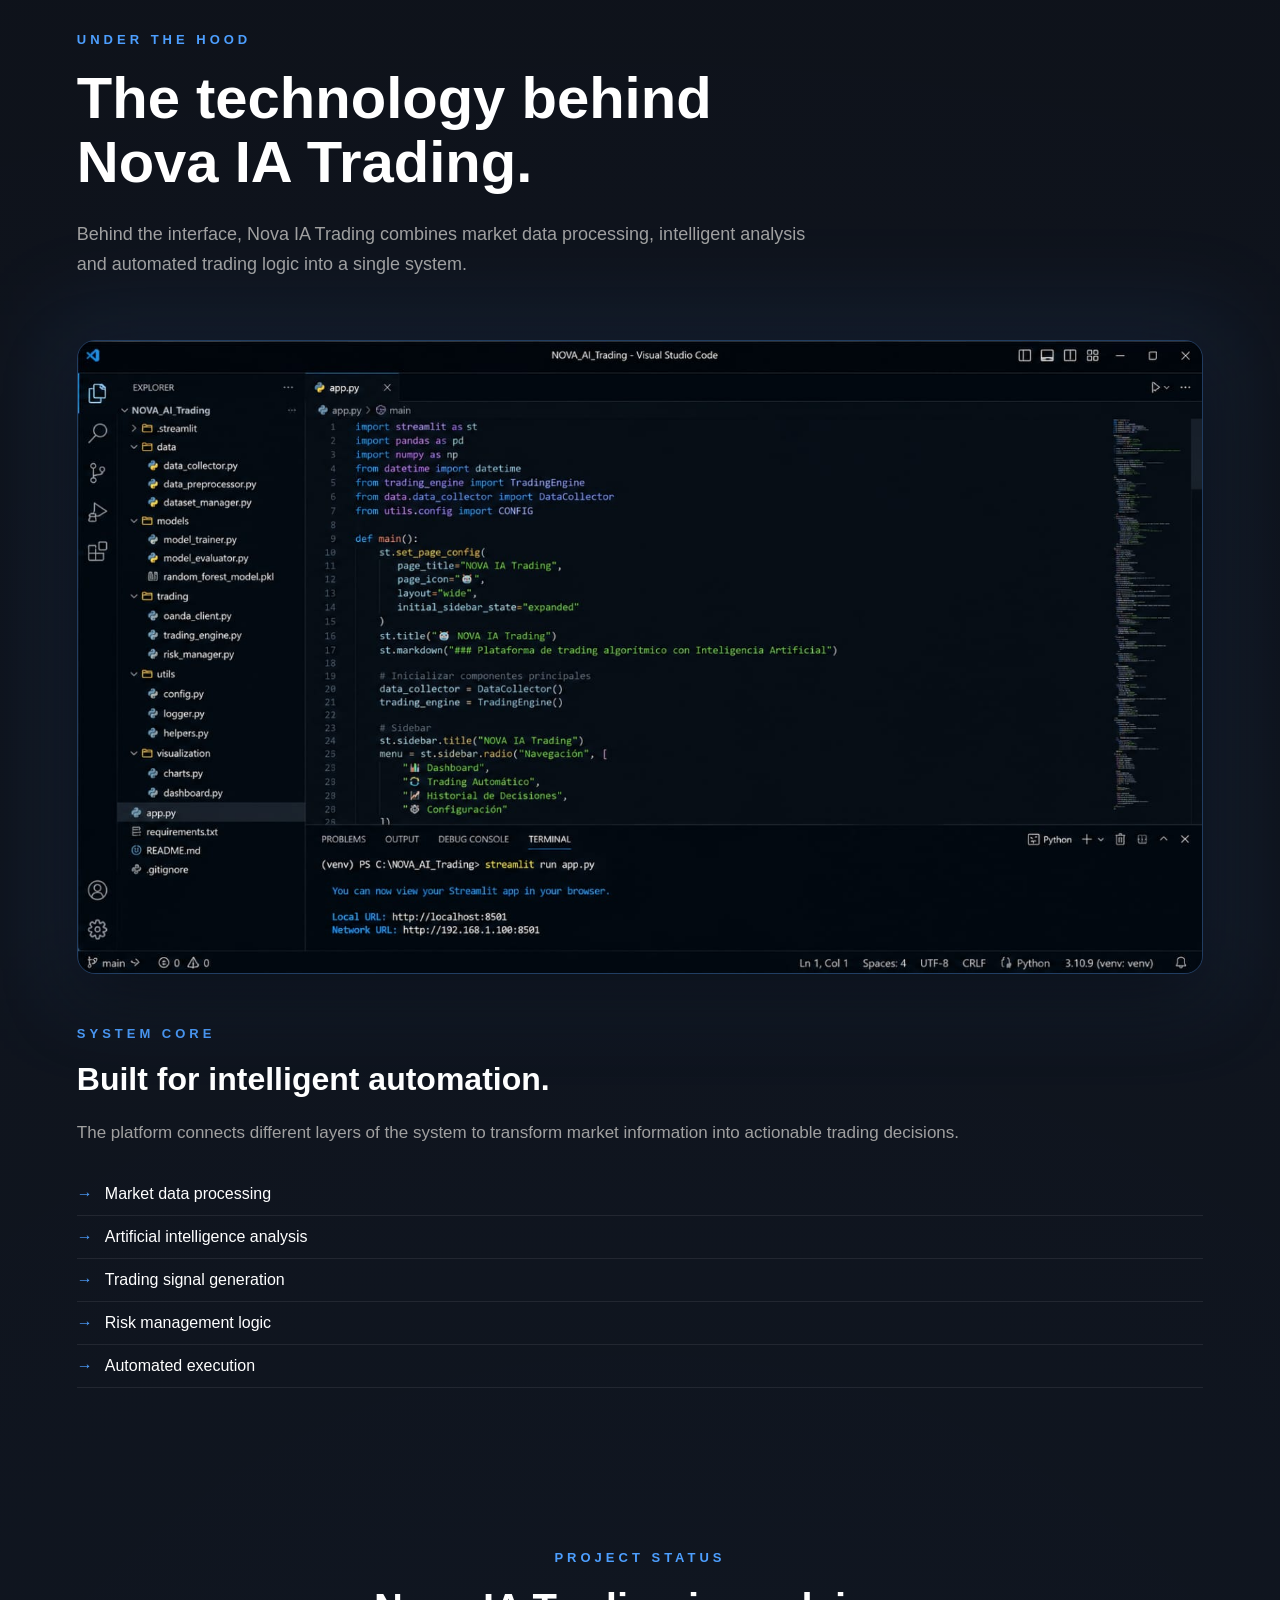
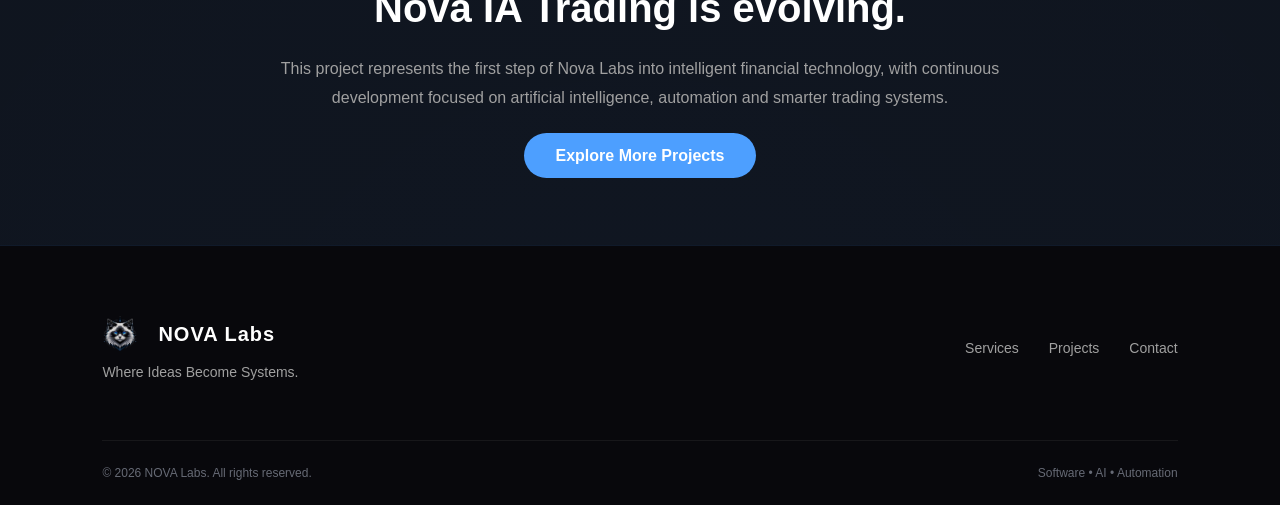
<file: nova-ia-trading.html>
<!DOCTYPE html>
<html lang="en">

<head>

    <meta charset="UTF-8">

    <meta name="viewport"
          content="width=device-width, initial-scale=1.0">

          <meta
    name="description"
    content="Nova IA Trading is an intelligent EUR/USD Forex trading platform developed by NOVA Labs, combining artificial intelligence, machine learning and automated trading with OANDA."
>

<meta name="robots" content="index, follow">

<!-- Open Graph -->
<meta property="og:title" content="Nova IA Trading | NOVA Labs">

<meta
    property="og:description"
    content="Intelligent EUR/USD Forex trading powered by Artificial Intelligence, Machine Learning and automation."
>

<meta property="og:type" content="website">

<meta property="og:url" content="https://novalabssoftware.com/nova-ia-trading.html">
<link rel="canonical" href="https://novalabssoftware.com/nova-ia-trading.html">

<meta
    property="og:image"
    content="https://novalabssoftware.com/assets/projects/nova-ia-trading/cover.png"
>

<!-- Twitter / X -->
<meta name="twitter:card" content="summary_large_image">

<meta
    name="twitter:title"
    content="Nova IA Trading | NOVA Labs"
>

<meta
    name="twitter:description"
    content="Intelligent EUR/USD Forex trading powered by Artificial Intelligence, Machine Learning and automation."
>

<meta
    name="twitter:image"
    content="https://novalabssoftware.com/assets/projects/nova-ia-trading/cover.png"
>

          <link rel="icon" type="image/png" href="assets/logos/nova-ia-trading-logo.png">

    <title>Nova IA Trading | NOVA Labs</title>

    <link rel="stylesheet" href="styles.css">

</head>

<body>

    <header class="navbar trading-navbar">

    <div class="logo">
        <img
            src="assets/logos/nova-ia-trading-logo.png"
            alt="Nova IA Trading"
        >
    </div>

    <button
        class="trading-menu-toggle"
        type="button"
        aria-label="Open navigation menu"
        aria-expanded="false"
    >
        ☰
    </button>

    <nav class="trading-nav">

        <ul class="trading-nav-links">

            <li>
                <a href="index.html">Home</a>
            </li>

            <li>
                <a href="index.html#services">Services</a>
            </li>

            <li>
                <a href="index.html#projects">Projects</a>
            </li>

            <li>
                <a href="index.html#contact">Contact</a>
            </li>

        </ul>

    </nav>

</header>


    <main>

        <!-- ==========================
     Nova IA Trading Hero
========================== -->

<section class="trading-hero">

    <div class="trading-hero-container">

        <div class="trading-hero-content">

            <span class="section-tag">
                PROJECT 001 • ARTIFICIAL INTELLIGENCE
            </span>

            <h1>
                Nova IA Trading
            </h1>

            <p>
                Intelligent Forex trading powered by
                Artificial Intelligence, Machine Learning
                and automation.
            </p>

            <div class="trading-hero-buttons">

                <a href="#overview" class="btn-primary">
                    Explore Platform
                </a>

                <a href="index.html#projects" class="btn-secondary">
                    Back to NOVA Labs
                </a>

            </div>

        </div>


        <div class="trading-hero-image">

            <img src="assets/projects/nova-ia-trading/cover.png"
                 alt="Nova IA Trading Platform">

        </div>

    </div>

</section>

<!-- ==========================
     Platform Overview
========================== -->

<section class="trading-overview" id="overview">

    <div class="trading-section-container">

        <div class="trading-section-header">

            <span class="section-tag">
                PLATFORM OVERVIEW
            </span>

            <h2>
                Intelligent technology
                for smarter trading.
            </h2>

            <p>
                Nova IA Trading is an intelligent Forex trading
                platform designed to combine market analysis,
                machine learning and automation in one system.
            </p>

        </div>


        <div class="overview-grid">

            <div class="overview-card">

                <h3>
                    Market Analysis
                </h3>

                <p>
                    Analyzes EUR/USD market data and technical
                    indicators to identify potential market movements.
                </p>

            </div>


            <div class="overview-card">

                <h3>
                    Artificial Intelligence
                </h3>

                <p>
                    Uses Machine Learning to evaluate market
                    conditions and generate intelligent trading signals.
                </p>

            </div>


            <div class="overview-card">

                <h3>
                    Automated Trading
                </h3>

                <p>
                    Connects with OANDA to enable automated
                    execution when the configured conditions are met.
                </p>

            </div>

        </div>

    </div>

</section>

    <!-- ==========================
     Technology & Features
========================== -->

<section class="trading-features">

    <div class="trading-section-container">

        <div class="trading-section-header">

            <span class="section-tag">
                TECHNOLOGY & FEATURES
            </span>

            <h2>
                Built with intelligent
                trading technology.
            </h2>

            <p>
                Nova IA Trading combines artificial intelligence,
                market analysis and automated execution to create
                a complete intelligent trading environment.
            </p>

        </div>

        <div class="features-grid">

            <div class="feature-card">

                <h3>
                    Machine Learning
                </h3>

                <p>
                    Uses machine learning models to evaluate
                    market conditions and generate trading signals.
                </p>

            </div>

            <div class="feature-card">

                <h3>
                    Technical Analysis
                </h3>

                <p>
                    Processes market data and technical indicators
                    to identify potential movements in EUR/USD.
                </p>

            </div>

            <div class="feature-card">

                <h3>
                    Trading Signals
                </h3>

                <p>
                    Generates intelligent market signals based
                    on the conditions analyzed by the model.
                </p>

            </div>

            <div class="feature-card">

                <h3>
                    Automated Execution
                </h3>

                <p>
                    Can execute trades automatically through
                    the connected OANDA trading environment.
                </p>

            </div>

            <div class="feature-card">

                <h3>
                    Risk Management
                </h3>

                <p>
                    Includes configurable trading parameters designed
                    to help control exposure and trading risk.
                </p>

            </div>

            <div class="feature-card">

                <h3>
                    OANDA Integration
                </h3>

                <p>
                    Connects directly with OANDA for market access
                    and automated trade execution.
                </p>

            </div>

        </div>

    </div>

</section>

<!-- ==========================
     Platform Interface
========================== -->

<section class="trading-interface">

    <div class="trading-section-container">

        <div class="trading-section-header">

            <span class="section-tag">
                PLATFORM INTERFACE
            </span>

            <h2>
                A complete trading
                environment.
            </h2>

            <p>
                Explore the main interfaces of Nova IA Trading,
                designed to provide market information, trading
                signals and automated execution in one environment.
            </p>

        </div>

        <div class="interface-grid">

            <div class="interface-card">

                <img
                    src="assets/projects/nova-ia-trading/dashboard.png"
                    alt="Nova IA Trading Dashboard"
                >

                <div class="interface-card-content">

                    <h3>
                        Dashboard
                    </h3>

                    <p>
                        Centralized view of market information,
                        signals and platform activity.
                    </p>

                </div>

            </div>

            <div class="interface-card">

                <img
                    src="assets/projects/nova-ia-trading/trading.png"
                    alt="Nova IA Trading Execution"
                >

                <div class="interface-card-content">

                    <h3>
                        Trading
                    </h3>

                    <p>
                        Trading interface for monitoring and
                        executing market operations.
                    </p>

                </div>

            </div>

            <div class="interface-card">

                <img
                    src="assets/projects/nova-ia-trading/history.png"
                    alt="Nova IA Trading History"
                >

                <div class="interface-card-content">

                    <h3>
                        Trading History
                    </h3>

                    <p>
                        Review previous operations and
                        platform trading activity.
                    </p>

                </div>

            </div>

            <div class="interface-card">

                <img
                    src="assets/projects/nova-ia-trading/login.png"
                    alt="Nova IA Trading Login"
                >

                <div class="interface-card-content">

                    <h3>
                        Secure Access
                    </h3>

                    <p>
                        Authentication interface designed
                        for controlled platform access.
                    </p>

                </div>

            </div>

        </div>

    </div>

</section>

<!-- ==========================
     How It Works
========================== -->

<section class="trading-process">

    <div class="trading-section-container">

        <div class="trading-section-header">

            <span class="section-tag">
                HOW IT WORKS
            </span>

            <h2>
                From market data
                to intelligent execution.
            </h2>

            <p>
                Nova IA Trading follows a structured process
                that transforms market information into
                intelligent trading decisions.
            </p>

        </div>

        <div class="process-grid">

            <div class="process-card">

                <span class="process-number">
                    01
                </span>

                <h3>
                    Market Data
                </h3>

                <p>
                    The platform collects and processes
                    EUR/USD market data for analysis.
                </p>

            </div>

            <div class="process-card">

                <span class="process-number">
                    02
                </span>

                <h3>
                    AI Analysis
                </h3>

                <p>
                    Machine Learning evaluates market
                    conditions and relevant indicators.
                </p>

            </div>

            <div class="process-card">

                <span class="process-number">
                    03
                </span>

                <h3>
                    Trading Signal
                </h3>

                <p>
                    The model generates a trading signal
                    based on the analyzed conditions.
                </p>

            </div>

            <div class="process-card">

                <span class="process-number">
                    04
                </span>

                <h3>
                    Risk Management
                </h3>

                <p>
                    Configured risk parameters help determine
                    how the potential operation should be handled.
                </p>

            </div>

            <div class="process-card">

                <span class="process-number">
                    05
                </span>

                <h3>
                    OANDA Execution
                </h3>

                <p>
                    When automated trading is enabled,
                    the configured operation can be sent to OANDA.
                </p>

            </div>

        </div>

    </div>

</section>

<!-- Under the Hood -->
<section class="trading-code">
    <div class="trading-section-container">

        <div class="trading-section-header">
            <span class="section-tag">UNDER THE HOOD</span>
            <h2>The technology behind Nova IA Trading.</h2>
            <p>
                Behind the interface, Nova IA Trading combines
                market data processing, intelligent analysis and
                automated trading logic into a single system.
            </p>
        </div>

        <div class="code-layout">

            <div class="code-image">
                <img src="assets/projects/nova-ia-trading/code.png"
                     alt="Nova IA Trading Code">
            </div>

            <div class="code-content">
                <span class="section-tag">SYSTEM CORE</span>

                <h3>Built for intelligent automation.</h3>

                <p>
                    The platform connects different layers of the
                    system to transform market information into
                    actionable trading decisions.
                </p>

                <ul>
                    <li>Market data processing</li>
                    <li>Artificial intelligence analysis</li>
                    <li>Trading signal generation</li>
                    <li>Risk management logic</li>
                    <li>Automated execution</li>
                </ul>
            </div>

        </div>

    </div>
</section>

<!-- Project Status -->
<section class="trading-status">
    <div class="trading-status-container">

        <span class="section-tag">PROJECT STATUS</span>

        <h2>Nova IA Trading is evolving.</h2>

        <p>
            This project represents the first step of Nova Labs
            into intelligent financial technology, with continuous
            development focused on artificial intelligence,
            automation and smarter trading systems.
        </p>

        <a href="index.html#projects" class="btn-primary">
            Explore More Projects
        </a>

    </div>
</section>

    </main>


    <footer class="footer">

    <div class="footer-container">

        <div class="footer-brand">

            <div class="footer-logo">

                <span class="logo-icon">
                    <img
                        src="assets/logos/nova-ragdoll.png"
                        alt="NOVA Labs"
                    >
                </span>

                <span class="logo-text">
                    NOVA Labs
                </span>

            </div>

            <p>
                Where Ideas Become Systems.
            </p>

        </div>


        <div class="footer-links">

            <a href="index.html#services">
                Services
            </a>

            <a href="index.html#projects">
                Projects
            </a>

            <a href="index.html#contact">
                Contact
            </a>

        </div>

    </div>


    <div class="footer-bottom">

        <p>
            © 2026 NOVA Labs. All rights reserved.
        </p>

        <p>
            Software • AI • Automation
        </p>

    </div>

</footer>

<script src="script.js"></script>

</body>

</html>
</file>
<file: styles.css>
/* ==========================
   NOVA Labs
   Global Styles
========================== */

:root {


    --nova-black: #0B0B0F;
    --nova-blue: #4D9FFF;
    --nova-white: #FFFFFF;
    --nova-gray: #A0A0A0;

}

* {

    margin: 0;
    padding: 0;
    box-sizing: border-box;

}

/* ==========================
   Body
========================== */

body {

    background:

        radial-gradient(
            circle at top,
            rgba(77,159,255,0.18),
            transparent 38%
        ),

        radial-gradient(
            circle at bottom,
            rgba(77,159,255,0.08),
            transparent 60%
        ),

        var(--nova-black);

    color: var(--nova-white);

    font-family: "Inter", sans-serif;

    min-height: 100vh;

}

/* ==========================
   Navbar
========================== */

.navbar {

    width: 100%;

    max-width: 1200px;

    margin: 0 auto;

    padding: 30px 40px;

    display: flex;

    justify-content: space-between;

    align-items: center;

    position: sticky;

    top: 0;

    z-index: 100;

    backdrop-filter: blur(10px);

}

.logo img {
    width: 50px;
    height: 50px;
    object-fit: contain;
    display: block;
}

.navbar ul {
    list-style: none;
    display: flex;
    align-items: center;
    gap: 35px;
    margin: 0;
    padding: 0;
}

.navbar ul li {
    margin: 0;
    padding: 0;
}

.navbar ul li a {
    color: #ffffff;
    text-decoration: none;
    font-size: 15px;
    font-weight: 500;
    transition: color 0.3s ease;
}

.navbar ul li a:hover {
    color: #4d9fff;
}

.nav-logo {

    display: flex;

    align-items: center;

    font-size: 22px;

    font-weight: 700;

}

.logo-icon {

    margin-right: 10px;

    font-size: 22px;

    color: var(--nova-blue);

}

.logo-text {

    font-weight: 700;

    letter-spacing: 1px;

}

.nav-links {

    display: flex;

    gap: 30px;

    list-style: none;

}

.nav-links a {

    color: var(--nova-white);

    text-decoration: none;

    font-size: 15px;

    font-weight: 500;

    position: relative;

    transition: 0.3s;

}

.nav-links a:hover {

    color: var(--nova-blue);

}

.nav-links a::after {

    content: "";

    position: absolute;

    left: 0;

    bottom: -6px;

    width: 0;

    height: 2px;

    background-color: var(--nova-blue);

    transition: 0.3s;

}

.nav-links a:hover::after {

    width: 100%;

}

/* Mobile Menu Button */

.menu-toggle {
    display: none;
}

/* ==========================
   Hero Section
========================== */

.hero {

position: relative;
overflow: hidden;

    min-height: calc(100vh - 90px);

    display: flex;

    justify-content: center;

    align-items: center;

    text-align: center;

    animation: fadeIn 1.2s ease;

}

.hero-container {

    width: 100%;

    max-width: 1100px;

    margin: 0 auto;

}

.hero-tag {

    color: var(--nova-blue);

    font-size: 13px;

    font-weight: 600;

    letter-spacing: 5px;

    margin-bottom: 25px;

}

/* NOVA RAGDOLL */

.hero-ragdoll {
    width: 120px;
    margin: 20px auto;
    display: flex;
    justify-content: center;
    align-items: center;
    animation: novaRagdollFloat 4s ease-in-out infinite;
}

.hero-ragdoll img {
    width: 120px;
    height: auto;
    display: block;
    object-fit: contain;
    filter: drop-shadow(0 0 12px rgba(77, 159, 255, 0.30));
    animation: novaRagdollGlow 2.8s ease-in-out infinite;
}

/* RAGDOLL FLOAT ANIMATION */

@keyframes novaRagdollFloat {
    0%,
    100% {
        transform: translateY(0);
    }

    50% {
        transform: translateY(-8px);
    }
}

@keyframes novaRagdollGlow {
    0%,
    100% {
        filter: drop-shadow(0 0 10px rgba(77, 159, 255, 0.25));
    }

    50% {
        filter: drop-shadow(0 0 22px rgba(77, 159, 255, 0.65));
    }
}
@media (prefers-reduced-motion: reduce) {
    .hero-ragdoll,
    .hero-ragdoll img {
        animation: none;
    }
}

.hero-title {

    font-size: clamp(64px, 8vw, 110px);

    font-weight: 800;

    line-height: 1;

    margin-bottom: 24px;

    letter-spacing: -3px;

    text-shadow:

        0 0 20px rgba(77,159,255,0.18);

}

.hero-subtitle {

    color: var(--nova-gray);

    font-size: 28px;

    font-weight: 300;

    margin-bottom: 50px;

}

.hero-buttons {

    display: flex;

    justify-content: center;

    gap: 20px;

}

/* =========================
   About Section
========================= */

.about {
    padding: 120px 8%;
    background: var(--nova-black);
}

.about-container {
    max-width: 1200px;
    margin: 0 auto;

    display: grid;
    grid-template-columns: 1fr 1fr;
    gap: 80px;

    align-items: center;
}

.about-content {
    text-align: left;
}

.about-tag {
    color: var(--nova-blue);

    font-size: 14px;
    font-weight: 700;

    letter-spacing: 3px;
    text-transform: uppercase;

    margin-bottom: 20px;
}

.about-title {
    color: var(--nova-white);

    font-size: 52px;
    line-height: 1.1;

    margin-bottom: 30px;
}

.about-title span {
    display: block;

    color: var(--nova-blue);
}

.about-text {
    color: var(--nova-gray);

    font-size: 18px;
    line-height: 1.8;

    margin-bottom: 20px;

    max-width: 600px;
}

.about-stats {
    display: flex;
    gap: 40px;

    margin-top: 45px;
}

.about-stat {
    display: flex;
    flex-direction: column;

    gap: 8px;
}

.about-stat strong {
    color: var(--nova-white);

    font-size: 32px;
}

.about-stat span {
    color: var(--nova-gray);

    font-size: 14px;
}

.about-visual {
    display: flex;

    justify-content: center;
    align-items: center;
}

.about-card {
    width: 100%;
    max-width: 420px;

    padding: 60px 40px;

    background: rgba(77, 159, 255, 0.05);

    border: 1px solid rgba(77, 159, 255, 0.2);

    border-radius: 24px;

    text-align: center;

    box-shadow:
        0 0 60px rgba(77, 159, 255, 0.08);
}

.about-card img {
    width: 180px;
    max-width: 100%;

    margin-bottom: 30px;
}

.about-card p {
    color: var(--nova-gray);

    font-size: 16px;

    letter-spacing: 1px;
}

/* ==========================
   Buttons
========================== */

.primary-button {

    background: linear-gradient(
        135deg,
        #4D9FFF,
        #62B6FF
    );

    color: white;

    border: none;

    padding: 15px 36px;

    border-radius: 10px;

    font-size: 16px;

    font-weight: 600;

    cursor: pointer;

    transition: .3s;

    box-shadow:

        0 0 30px rgba(77,159,255,.18);

}

.primary-button:hover {

    transform: translateY(-4px);

    box-shadow:

        0 10px 35px rgba(77,159,255,.35);

}

.secondary-button {

    background: transparent;

    color: var(--nova-white);

    border: 1px solid var(--nova-blue);

    padding: 14px 32px;

    border-radius: 8px;

    font-family: "Inter", sans-serif;

    font-size: 16px;

    cursor: pointer;

    transition: 0.3s;

}

.secondary-button:hover {

    background-color: var(--nova-blue);

}

/* ==========================
   About Section
========================== */

/* ==========================
   Vision
========================== */

.vision {

    padding: 160px 40px;

}

.vision-container {

    max-width: 900px;

    margin: 0 auto;

    text-align: center;

}

.vision h2 {

    font-size: clamp(42px,5vw,64px);

    line-height: 1.15;

    margin-bottom: 45px;

}

.vision-text {

    font-size: 22px;

    color: var(--nova-gray);

    line-height: 1.9;

    max-width: 720px;

    margin: auto;

}

/* ==========================
   Animations
========================== */

@keyframes fadeIn {

    from {

        opacity: 0;

        transform: translateY(20px);

    }

    to {

        opacity: 1;

        transform: translateY(0);

    }

}

/* ==========================
   Services
========================== */

.services {

    padding: 140px 40px;

    max-width: 1200px;

    margin: 0 auto;

}

.services-title {

    text-align: center;

    margin-bottom: 80px;

}

.section-tag {

    color: var(--nova-blue);

    letter-spacing: 4px;

    font-size: 13px;

    font-weight: 600;

    margin-bottom: 20px;

}

.services-title h2 {

    font-size: 48px;

    max-width: 700px;

    margin: 0 auto;

    line-height: 1.2;

}

.services-grid {

    display: grid;

    grid-template-columns: repeat(2, 1fr);

    gap: 30px;

}

.service-card {

    background: rgba(255,255,255,0.03);

    border: 1px solid rgba(255,255,255,0.08);

    border-radius: 18px;

    padding: 35px;

    transition: 0.3s;

}

.service-card:hover {

    transform: translateY(-8px);

    border-color: var(--nova-blue);

}

.service-icon {

    font-size: 40px;

    margin-bottom: 25px;

}

.service-card h3 {

    margin-bottom: 15px;

    font-size: 24px;

}

.service-card p {

    color: var(--nova-gray);

    line-height: 1.7;

}

/* ==========================
   Premium Background
========================== */

.background-grid {

    position: fixed;

    inset: 0;

    z-index: -1;

    pointer-events: none;

    background-image:

        linear-gradient(
            rgba(255,255,255,0.025) 1px,
            transparent 1px
        ),

        linear-gradient(
            90deg,
            rgba(255,255,255,0.025) 1px,
            transparent 1px
        );

    background-size: 60px 60px;

    mask-image:
        radial-gradient(circle, white 45%, transparent 95%);

}
/* ==========================
   Services
========================== */

.services {

    padding: 160px 40px;

}

.services-container {

    max-width: 1200px;

    margin: auto;

    text-align: center;

}

.services h2 {

    font-size: clamp(42px,5vw,64px);

    margin-bottom: 25px;

}

.services-description {

    color: var(--nova-gray);

    font-size: 20px;

    max-width: 720px;

    margin: auto auto 80px;

    line-height: 1.8;

}

.services-grid {

    display: grid;

    grid-template-columns: repeat(2,1fr);

    gap: 30px;

}

.service-card {

    background: rgba(255,255,255,0.03);

    border: 1px solid rgba(255,255,255,0.08);

    border-radius: 18px;

    padding: 40px;

    text-align: left;

    transition: .35s ease;

    backdrop-filter: blur(10px);

}

.service-card:hover {

    transform: translateY(-8px);

    border-color: var(--nova-blue);

    box-shadow: 0 0 35px rgba(77,159,255,.15);

}

.service-card h3 {

    font-size: 26px;

    margin-bottom: 20px;

}

.service-card p {

    color: var(--nova-gray);

    line-height: 1.8;

    margin-bottom: 35px;

}

.service-card span {

    color: var(--nova-blue);

    font-weight: 600;

}
/* ==========================
   Mission 001
========================== */

.project{

    padding:170px 40px;

}

.project-container{

    max-width:1200px;

    margin:auto;

    text-align:center;

}

.project h2{

    font-size:clamp(46px,5vw,70px);

    margin-bottom:25px;

}

.project-description{

    color:var(--nova-gray);

    max-width:760px;

    margin:0 auto 70px;

    font-size:20px;

    line-height:1.8;

}

.project-image{

    margin-bottom:60px;

}

.project-image img{

    width:100%;

    border-radius:20px;

    border:1px solid rgba(255,255,255,.08);

    box-shadow:

        0 20px 80px rgba(77,159,255,.15);

}

.project-tech{

    display:flex;

    justify-content:center;

    flex-wrap:wrap;

    gap:18px;

    margin-bottom:50px;

}

.project-tech span{

    background:rgba(77,159,255,.08);

    color:var(--nova-blue);

    border:1px solid rgba(77,159,255,.25);

    padding:12px 22px;

    border-radius:999px;

    font-size:15px;

}

/*==========================
        PROJECTS
==========================*/

.projects{

    max-width:1200px;
    margin:120px auto;
    padding:0 30px;

}

.section-title{

    text-align:center;
    margin-bottom:60px;

}

.section-title span{

    color:#4D9FFF;
    letter-spacing:3px;
    font-size:.9rem;

}

.section-title h2{

    font-size:3rem;
    margin-top:15px;

}

.section-title p{

    color:#A0A0A0;
    margin-top:10px;

}

.project-card{

    display:flex;
    align-items:center;
    gap:50px;

    background:#12141D;

    border:1px solid rgba(77,159,255,.15);

    border-radius:22px;

    overflow:hidden;

    transition:.35s;

}

.project-card:hover{

    transform:translateY(-10px);

    box-shadow:0 0 40px rgba(77,159,255,.20);

}

.project-image{

    flex:1;

}

.project-image img{

    width:100%;
    display:block;

}

.project-content{

    flex:1;
    padding:50px;

}

.project-tag{

    color:#4D9FFF;
    text-transform:uppercase;
    font-size:.8rem;
    letter-spacing:2px;

}

.project-content h3{

    font-size:2.6rem;
    margin:15px 0;

}

.project-content p{

    color:#BFC4CF;
    line-height:1.8;

}

.tech-stack{

    display:flex;
    gap:12px;
    flex-wrap:wrap;

    margin:30px 0;

}

.tech-stack span{

    background:#1B2235;

    color:white;

    padding:10px 18px;

    border-radius:50px;

    border:1px solid rgba(77,159,255,.25);

}

.project-buttons{

    display:flex;
    gap:20px;
position: relative;
z-index: 10;

}

.btn-primary,
.btn-secondary{

    padding:14px 32px;

    border-radius:50px;

    text-decoration:none;

    font-weight:bold;

    transition:.3s;

}

.btn-primary{

    background:#4D9FFF;
    color:white;

}

.btn-primary:hover{

    transform:translateY(-3px);

}

.btn-secondary{

    border:2px solid #4D9FFF;
    color:#4D9FFF;

}

.btn-secondary:hover{

    background:#4D9FFF;
    color:white;

}

@media(max-width:900px){

.project-card{

    flex-direction:column;
    transition: all 0.35s ease;
cursor: pointer;
position: relative;
overflow: hidden;
border-radius:20px;

}

.project-content{

    padding:35px;

}

}

/* ===== Premium Hover ===== */

.project-card:hover{
    transform: translateY(-10px);
    box-shadow: 0 25px 60px rgba(77,159,255,.25);
}

.project-card img{
    transition: transform .4s ease;
}

.project-card:hover img{
    transform: scale(1.03);
}

.project-card::before{
    content:"";
    position:absolute;
    inset:0;
    border-radius:20px;
    background:linear-gradient(
        135deg,
        rgba(77,159,255,.15),
        transparent 40%
    );
    opacity:0;
    transition:.4s;
}

.project-card:hover::before{
    opacity:1;
}

/* =========================================
   HERO GLOW
========================================= */

.hero::before{
    content:"";
    position:absolute;
    width:700px;
    height:700px;
    top:-250px;
    right:-180px;
    background:radial-gradient(circle,
        rgba(77,159,255,.18),
        transparent 70%);
    pointer-events:none;
    z-index:0;
}

.hero::after{
    content:"";
    position:absolute;
    width:500px;
    height:500px;
    bottom:-180px;
    left:-120px;
    background:radial-gradient(circle,
        rgba(0,183,255,.10),
        transparent 70%);
    pointer-events:none;
    z-index:0;
}

.hero > *{
    position:relative;
    z-index:1;
}

/* =========================
   Contact Section
========================= */

.contact {
    padding: 120px 8%;
    background: var(--nova-black);
}

.contact-container {
    max-width: 1100px;
    margin: 0 auto;
}

.contact-header {
    text-align: center;
    margin-bottom: 70px;
}

.contact-header h2 {
    color: var(--nova-white);

    font-size: 52px;
    line-height: 1.15;

    margin: 20px 0;
}

.contact-header h2 span {
    color: var(--nova-blue);
}

.contact-header p:last-child {
    color: var(--nova-gray);

    font-size: 18px;
    line-height: 1.7;

    max-width: 650px;

    margin: 0 auto;
}

.contact-content {
    display: flex;

    justify-content: space-between;
    align-items: center;

    gap: 50px;

    padding: 50px;

    background: rgba(77, 159, 255, 0.05);

    border: 1px solid rgba(77, 159, 255, 0.18);

    border-radius: 24px;

    box-shadow:
        0 0 50px rgba(77, 159, 255, 0.06);
}

.contact-info {
    max-width: 600px;
}

.contact-info h3 {
    color: var(--nova-white);

    font-size: 28px;

    margin-bottom: 15px;
}

.contact-info p {
    color: var(--nova-gray);

    font-size: 17px;
    line-height: 1.7;

    margin-bottom: 25px;
}

.contact-email {
    color: var(--nova-blue);

    text-decoration: none;

    font-weight: 600;

    transition: 0.3s;
}

.contact-email:hover {
    color: var(--nova-white);
}

.contact-button {
    display: inline-block;

    padding: 15px 30px;

    background: var(--nova-blue);

    color: var(--nova-white);

    text-decoration: none;

    border-radius: 8px;

    font-weight: 600;

    transition: 0.3s;
}

.contact-button:hover {
    transform: translateY(-3px);

    box-shadow:
        0 10px 30px rgba(77, 159, 255, 0.25);
}

/* =========================
   Contact Responsive
========================= */

@media (max-width: 800px) {

    .contact-content {
        flex-direction: column;

        align-items: flex-start;

        padding: 35px;
    }

    .contact-header h2 {
        font-size: 40px;
    }

}

/* =========================
   Footer
========================= */

.footer {
    padding: 70px 8% 25px;

    background: #08080C;

    border-top: 1px solid rgba(77, 159, 255, 0.12);
}

.footer-container {
    max-width: 1200px;

    margin: 0 auto;

    display: flex;

    justify-content: space-between;

    align-items: center;

    gap: 40px;
}

.footer-brand {
    display: flex;

    flex-direction: column;

    gap: 12px;
}

.footer-logo {
    display: flex;

    align-items: center;

    gap: 10px;
}

.footer-logo .logo-icon {
    font-size: 22px;
}

.footer-logo .logo-icon img {
    width: 36px;
    height: 36px;
    object-fit: contain;
    display: block;
}

/* Ragdoll del Navbar */
.nav-logo .logo-icon img {
    width: 28px;
    height: 28px;
    object-fit: contain;
    display: block;
}

.footer-logo .logo-text {
    color: var(--nova-white);

    font-size: 20px;

    font-weight: 700;

    letter-spacing: 1px;
}

.footer-brand > p {
    color: var(--nova-gray);

    font-size: 14px;
}

.footer-links {
    display: flex;

    align-items: center;

    gap: 30px;
}

.footer-links a {
    color: var(--nova-gray);

    text-decoration: none;

    font-size: 14px;

    transition: 0.3s;
}

.footer-links a:hover {
    color: var(--nova-blue);
}

.footer-bottom {
    max-width: 1200px;

    margin: 60px auto 0;

    padding-top: 25px;

    border-top: 1px solid rgba(255, 255, 255, 0.06);

    display: flex;

    justify-content: space-between;

    gap: 20px;
}

.footer-bottom p {
    color: #666A75;

    font-size: 12px;
}


/* =========================
   Footer Responsive
========================= */

@media (max-width: 700px) {

    .footer-container {
        flex-direction: column;

        align-items: flex-start;
    }

    .footer-links {
        flex-wrap: wrap;

        gap: 20px;
    }

    .footer-bottom {
        flex-direction: column;

        gap: 10px;

        margin-top: 40px;
    }

}

/* =========================
   Mobile Navbar
========================= */

@media (max-width: 768px) {

    .navbar {
        padding: 18px 16px;
        gap: 15px;
    }

    .nav-logo {
        flex-shrink: 0;
    }

    .nav-logo .logo-text {
        font-size: 16px;
        white-space: nowrap;
    }

    .nav-logo .logo-icon img {
        width: 26px;
        height: 26px;
    }

    .nav-links {
        gap: 12px;
    }

    .nav-links a {
        font-size: 12px;
        white-space: nowrap;
    }

.menu-toggle {
    display: block;
    margin-left: auto;
    background: transparent;
    border: none;
    color: #ffffff;
    font-size: 28px;
    cursor: pointer;
    padding: 5px;
}

.navbar .nav-links {
    display: none !important;
}

.navbar .nav-links.nav-open {
    display: flex !important;
    flex-direction: column;
    position: absolute;
    top: 75px;
    left: 16px;
    right: 16px;
    padding: 20px;
    gap: 0;

    background: rgba(11, 11, 15, 0.96);
    border: 1px solid rgba(77, 159, 255, 0.20);
    border-radius: 16px;

    backdrop-filter: blur(18px);
    box-shadow: 0 20px 50px rgba(0, 0, 0, 0.45);

    z-index: 200;
}

.navbar .nav-links.nav-open li {
    width: 100%;
}

.navbar .nav-links.nav-open a {
    display: block;
    width: 100%;
    padding: 14px 4px;

    color: #ffffff;
    font-size: 15px;
    text-align: left;

    border-bottom: 1px solid rgba(255, 255, 255, 0.08);
}

.navbar .nav-links.nav-open li:last-child a {
    border-bottom: none;
}

}

/* =========================
   Mobile Hero
========================= */

@media (max-width: 768px) {

    .hero {
        min-height: calc(100vh - 80px);
        padding: 60px 20px;
    }

    .hero-tag {
        font-size: 10px;
        letter-spacing: 2px;
        line-height: 1.6;
        margin-bottom: 20px;
    }

    .hero-title {
        font-size: 48px;
        line-height: 1.05;
    }

    .hero-subtitle {
        font-size: 20px;
        line-height: 1.5;
        margin-bottom: 35px;
    }

    .hero-buttons {
        flex-direction: column;
        align-items: center;
        gap: 12px;
    }

    .primary-button,
    .secondary-button {
        width: 100%;
        max-width: 280px;
    }

    .hero-ragdoll {
        width: 90px;
        margin: 18px auto;
    }

    .hero-ragdoll img {
        width: 90px;
        height: auto;
    }

}

/* =========================
   Mobile Services
========================= */

@media (max-width: 768px) {

    .services {
        padding: 90px 20px;
    }

    .services-container {
        width: 100%;
    }

    .services h2 {
        font-size: 38px;
        line-height: 1.15;
    }

    .services-description {
        font-size: 17px;
        line-height: 1.7;
    }

    .services-grid {
        grid-template-columns: 1fr;
        gap: 20px;
        margin-top: 40px;
    }

    .service-card {
        padding: 30px 25px;
    }

    .service-card h3 {
        font-size: 22px;
    }

    .service-card p {
        font-size: 16px;
        line-height: 1.6;
    }

}

/* =========================
   Mobile About
========================= */

@media (max-width: 768px) {

    .about {
        padding: 90px 20px;
    }

    .about-container {
        grid-template-columns: 1fr;
        gap: 50px;
    }

    .about-content {
        text-align: center;
    }

    .about-tag {
        font-size: 12px;
        letter-spacing: 2px;
    }

    .about-title {
        font-size: 40px;
        line-height: 1.15;
    }

    .about-text {
        font-size: 16px;
        line-height: 1.7;
        margin-left: auto;
        margin-right: auto;
    }

    .about-stats {
        justify-content: center;
        gap: 25px;
        flex-wrap: wrap;
    }

    .about-stat strong {
        font-size: 28px;
    }

    .about-stat span {
        font-size: 13px;
    }

    .about-visual {
        width: 100%;
    }

    .about-card {
        max-width: 360px;
        padding: 45px 25px;
    }

    .about-card img {
        width: 150px;
    }

}

/* =========================
   Mobile Projects
========================= */

@media (max-width: 768px) {

    .projects {
        padding: 90px 20px;
        margin: 0 auto;
    }

    .section-title h2 {
        font-size: 38px;
        line-height: 1.15;
    }

    .section-title p {
        font-size: 16px;
        line-height: 1.6;
    }

    .project-card {
        flex-direction: column;
        gap: 0;
    }

    .project-image {
        width: 100%;
    }

    .project-image img {
        width: 100%;
        height: auto;
    }

    .project-content {
        width: 100%;
        padding: 35px 25px;
    }

    .project-content h3 {
        font-size: 34px;
        line-height: 1.15;
    }

    .project-content p {
        font-size: 16px;
        line-height: 1.7;
    }

    .tech-stack {
        gap: 8px;
    }

    .tech-stack span {
        padding: 8px 14px;
        font-size: 13px;
    }

    .project-buttons {
        flex-direction: column;
        gap: 12px;
    }

    .btn-primary,
    .btn-secondary {
        width: 100%;
        text-align: center;
    }

}

/* =========================
   Mobile Vision
========================= */

@media (max-width: 768px) {

    .vision {
        padding: 90px 20px;
    }

    .vision-container {
        width: 100%;
        text-align: center;
    }

    .vision h2 {
        font-size: 38px;
        line-height: 1.2;
    }

    .vision-text {
        font-size: 16px;
        line-height: 1.7;
    }

}

 /* =========================
    Mobile Contact
 ========================= */

 @media (max-width: 768px) {

     .contact {
         padding: 90px 20px;
     }

     .contact-container {
         width: 100%;
     }

     .contact-header {
         margin-bottom: 45px;
     }

     .contact-header h2 {
         font-size: 40px;
         line-height: 1.15;
     }

     .contact-header p:last-child {
         font-size: 16px;
         line-height: 1.7;
     }

     .contact-content {
         flex-direction: column;
         gap: 30px;
         padding: 30px 25px;
     }

     .contact-info {
         width: 100%;
     }

     .contact-info h3 {
         font-size: 25px;
     }

     .contact-info p {
         font-size: 16px;
         line-height: 1.7;
     }

     .contact-email {
         font-size: 14px;
         word-break: break-word;
     }

     .contact-action {
         width: 100%;
     }

     .contact-button {
         width: 100%;
         text-align: center;
     }

 }

 /* =========================
   Mobile Footer
========================= */

@media (max-width: 768px) {

    .footer {
        padding: 60px 20px 25px;
    }

    .footer-container {
        flex-direction: column;
        align-items: center;
        text-align: center;
        gap: 30px;
    }

    .footer-brand {
        align-items: center;
    }

    .footer-links {
        justify-content: center;
        flex-wrap: wrap;
        gap: 20px;
    }

    .footer-bottom {
        flex-direction: column;
        align-items: center;
        text-align: center;
        gap: 10px;
        margin-top: 40px;
    }

}

/* =========================================
   NOVA IA TRADING — PROJECT PAGE
========================================= */

.trading-hero {
    padding: 140px 8% 100px;
    background:
        radial-gradient(circle at 75% 35%, rgba(77, 159, 255, 0.16), transparent 35%),
        var(--nova-dark);
}

.trading-hero-container {
    max-width: 1200px;
    margin: 0 auto;
    display: grid;
    grid-template-columns: 1fr 1fr;
    align-items: center;
    gap: 70px;
}

.trading-hero-content {
    max-width: 600px;
}

.trading-hero-content h1 {
    font-size: clamp(48px, 6vw, 76px);
    line-height: 1;
    margin: 18px 0 25px;
    color: #ffffff;
}

.trading-hero-content p {
    font-size: 20px;
    line-height: 1.7;
    color: var(--nova-gray);
    margin-bottom: 40px;
}

.trading-hero-buttons {
    display: flex;
    gap: 18px;
    flex-wrap: wrap;
}

.trading-hero-image {
    position: relative;
}

.trading-hero-image::before {
    content: "";
    position: absolute;
    inset: -30px;
    background: rgba(77, 159, 255, 0.12);
    filter: blur(50px);
    z-index: 0;
}

.trading-hero-image img {
    position: relative;
    z-index: 1;
    width: 100%;
    display: block;
    border-radius: 18px;
    border: 1px solid rgba(77, 159, 255, 0.25);
    box-shadow: 0 25px 80px rgba(0, 0, 0, 0.45);
}


/* =========================================
   PLATFORM OVERVIEW
========================================= */

.trading-overview {
    padding: 110px 8%;
    background: var(--nova-dark);
}

.trading-section-container {
    max-width: 1200px;
    margin: 0 auto;
}

.trading-section-header {
    max-width: 750px;
    margin-bottom: 60px;
}

.trading-section-header h2 {
    font-size: clamp(36px, 5vw, 58px);
    line-height: 1.1;
    color: #ffffff;
    margin: 18px 0 25px;
}

.trading-section-header p {
    font-size: 18px;
    line-height: 1.7;
    color: var(--nova-gray);
}

.overview-grid {
    display: grid;
    grid-template-columns: repeat(3, 1fr);
    gap: 25px;
}

.overview-card {
    padding: 35px;
    background: rgba(255, 255, 255, 0.035);
    border: 1px solid rgba(255, 255, 255, 0.08);
    border-radius: 18px;
    transition: transform 0.3s ease,
                border-color 0.3s ease,
                background 0.3s ease;
}

.overview-card:hover {
    transform: translateY(-6px);
    border-color: rgba(77, 159, 255, 0.4);
    background: rgba(77, 159, 255, 0.06);
}

.overview-card h3 {
    color: #ffffff;
    font-size: 22px;
    margin-bottom: 15px;
}

.overview-card p {
    color: var(--nova-gray);
    font-size: 16px;
    line-height: 1.7;
}

/* =========================================
   TECHNOLOGY & FEATURES
========================================= */

.trading-features {
    padding: 110px 8%;
    background:
        radial-gradient(
            circle at 25% 50%,
            rgba(77, 159, 255, 0.08),
            transparent 40%
        ),
        var(--nova-dark);
}

.features-grid {
    display: grid;
    grid-template-columns: repeat(3, 1fr);
    gap: 25px;
}

.feature-card {
    padding: 35px;
    background: rgba(255, 255, 255, 0.035);
    border: 1px solid rgba(255, 255, 255, 0.08);
    border-radius: 18px;
    transition:
        transform 0.3s ease,
        border-color 0.3s ease,
        background 0.3s ease;
}

.feature-card:hover {
    transform: translateY(-6px);
    border-color: rgba(77, 159, 255, 0.4);
    background: rgba(77, 159, 255, 0.06);
}

.feature-card h3 {
    color: #ffffff;
    font-size: 22px;
    margin-bottom: 15px;
}

.feature-card p {
    color: var(--nova-gray);
    font-size: 16px;
    line-height: 1.7;
}

/* =========================================
   PLATFORM INTERFACE
========================================= */

.trading-interface {
    padding: 110px 8%;
    background: var(--nova-dark);
}

.interface-grid {
    display: grid;
    grid-template-columns: repeat(2, 1fr);
    gap: 30px;
}

.interface-card {
    overflow: hidden;
    background: rgba(255, 255, 255, 0.035);
    border: 1px solid rgba(255, 255, 255, 0.08);
    border-radius: 18px;
    transition:
        transform 0.3s ease,
        border-color 0.3s ease,
        background 0.3s ease;
}

.interface-card:hover {
    transform: translateY(-6px);
    border-color: rgba(77, 159, 255, 0.4);
    background: rgba(77, 159, 255, 0.06);
}

.interface-card img {
    width: 100%;
    height: auto;
    display: block;
    border-bottom: 1px solid rgba(255, 255, 255, 0.08);
}

.interface-card-content {
    padding: 28px 30px 30px;
}

.interface-card-content h3 {
    color: #ffffff;
    font-size: 22px;
    margin-bottom: 12px;
}

.interface-card-content p {
    color: var(--nova-gray);
    font-size: 16px;
    line-height: 1.7;
}

/* =========================================
   HOW IT WORKS
========================================= */

.trading-process {
    padding: 110px 8%;
    background:
        radial-gradient(
            circle at 75% 50%,
            rgba(77, 159, 255, 0.08),
            transparent 40%
        ),
        var(--nova-dark);
}

.process-grid {
    display: grid;
    grid-template-columns: repeat(5, 1fr);
    gap: 20px;
}

.process-card {
    position: relative;
    padding: 32px 25px;
    background: rgba(255, 255, 255, 0.035);
    border: 1px solid rgba(255, 255, 255, 0.08);
    border-radius: 18px;
    transition:
        transform 0.3s ease,
        border-color 0.3s ease,
        background 0.3s ease;
}

.process-card:hover {
    transform: translateY(-6px);
    border-color: rgba(77, 159, 255, 0.4);
    background: rgba(77, 159, 255, 0.06);
}

.process-number {
    display: inline-block;
    margin-bottom: 25px;
    color: var(--nova-blue);
    font-size: 14px;
    font-weight: 700;
    letter-spacing: 2px;
}

.process-card h3 {
    color: #ffffff;
    font-size: 20px;
    margin-bottom: 15px;
}

.process-card p {
    color: var(--nova-gray);
    font-size: 15px;
    line-height: 1.7;
}

/* UNDER THE HOOD */

.trading-code {
    padding: 110px 8%;
    background: var(--nova-dark);
}

.code-layout {
    display: grid;
    grid-template-columns: 1.2fr 0.8fr;
    align-items: center;
    gap: 70px;
}

.code-image {
    position: relative;
}

.code-image::before {
    content: "";
    position: absolute;
    inset: -25px;
    background: rgba(77, 159, 255, 0.10);
    filter: blur(45px);
    z-index: 0;
}

.code-image img {
    position: relative;
    z-index: 1;
    width: 100%;
    display: block;
    border-radius: 18px;
    border: 1px solid rgba(77, 159, 255, 0.25);
    box-shadow: 0 25px 70px rgba(0, 0, 0, 0.45);
}

.code-content {
    max-width: 500px;
}

.code-content h3 {
    color: #ffffff;
    font-size: 32px;
    line-height: 1.2;
    margin: 18px 0 20px;
}

.code-content p {
    color: var(--nova-gray);
    font-size: 17px;
    line-height: 1.7;
    margin-bottom: 25px;
}

.code-content ul {
    list-style: none;
    padding: 0;
    margin: 0;
}

.code-content ul li {
    color: #ffffff;
    font-size: 16px;
    padding: 12px 0;
    border-bottom: 1px solid rgba(255, 255, 255, 0.08);
}

.code-content ul li::before {
    content: "→";
    color: var(--nova-blue);
    margin-right: 12px;
}

/* =========================================
   TRADING PAGE — MOBILE
========================================= */

@media (max-width: 900px) {

    .trading-hero {
        padding: 110px 6% 80px;
    }

    .trading-hero-container {
        grid-template-columns: 1fr;
        gap: 50px;
    }

    .trading-hero-content {
        max-width: 100%;
    }

    .trading-hero-content h1 {
        font-size: clamp(42px, 12vw, 64px);
    }

    .trading-hero-content p {
        font-size: 18px;
    }

    .trading-hero-image {
        max-width: 700px;
        margin: 0 auto;
    }

    .trading-overview {
        padding: 80px 6%;
    }

    .overview-grid {
        grid-template-columns: 1fr;
        gap: 20px;
    }

    .overview-card {
        padding: 30px;
    }
}

    .trading-features {
        padding: 80px 6%;
    }

    .features-grid {
        grid-template-columns: 1fr;
        gap: 20px;
    }

    .feature-card {
        padding: 30px;
    }

        .trading-interface {
        padding: 80px 6%;
    }

    .interface-grid {
        grid-template-columns: 1fr;
        gap: 20px;
    }

    .interface-card-content {
        padding: 25px;
    }

    .trading-process {
        padding: 80px 6%;
    }

    .process-grid {
        grid-template-columns: 1fr;
        gap: 20px;
    }

    .process-card {
        padding: 30px;
    }

@media (max-width: 600px) {

    .trading-hero {
        padding: 90px 5% 65px;
    }

    .trading-hero-content h1 {
        font-size: 43px;
    }

    .trading-hero-content p {
        font-size: 16px;
    }

    .trading-hero-buttons {
        flex-direction: column;
    }

    .trading-hero-buttons a {
        width: 100%;
        text-align: center;
    }

    .trading-section-header h2 {
        font-size: 36px;
    }

    .trading-section-header p {
        font-size: 16px;
    }

    .overview-card {
        padding: 25px;
    }

}

.trading-code {
    padding: 80px 6%;
}

.code-layout {
    grid-template-columns: 1fr;
    gap: 50px;
}

.code-content {
    max-width: 100%;
}

/* =========================
   PROJECT 001 - Mobile Navbar
========================= */

.trading-menu-toggle {
    display: none;
}

@media (max-width: 768px) {

    .trading-navbar {
        padding: 16px 20px;
        position: sticky;
        top: 0;
        z-index: 300;
    }

    .trading-navbar .logo img {
        width: 46px;
        height: 46px;
        object-fit: contain;
    }

    .trading-menu-toggle {
        display: block;
        margin-left: auto;
        background: transparent;
        border: none;
        color: #ffffff;
        font-size: 28px;
        cursor: pointer;
        padding: 5px;
    }

    .trading-navbar .trading-nav {
        position: static;
    }

    .trading-navbar .trading-nav-links {
        display: none !important;
    }

    .trading-navbar .trading-nav-links.trading-nav-open {
        display: flex !important;
        flex-direction: column;

        position: absolute;
        top: 78px;
        left: 16px;
        right: 16px;

        padding: 20px;
        gap: 0;

        background: rgba(11, 11, 15, 0.96);
        border: 1px solid rgba(77, 159, 255, 0.20);
        border-radius: 16px;

        backdrop-filter: blur(18px);
        box-shadow: 0 20px 50px rgba(0, 0, 0, 0.45);

        z-index: 400;
    }

    .trading-navbar .trading-nav-links li {
        width: 100%;
    }

    .trading-navbar .trading-nav-links a {
        display: block;
        width: 100%;
        padding: 14px 4px;

        color: #ffffff;
        font-size: 15px;
        text-align: left;

        border-bottom: 1px solid rgba(255, 255, 255, 0.08);
    }

    .trading-navbar .trading-nav-links li:last-child a {
        border-bottom: none;
    }
}

/* PROJECT STATUS */

.trading-status {
    padding: 120px 8%;
    text-align: center;
    background:
        radial-gradient(
            circle at center,
            rgba(77, 159, 255, 0.12),
            transparent 55%
        ),
        var(--nova-dark);
}

.trading-status-container {
    max-width: 800px;
    margin: 0 auto;
}

.trading-status h2 {
    color: #ffffff;
    font-size: clamp(38px, 5vw, 58px);
    line-height: 1.1;
    margin: 20px 0 25px;
}

.trading-status p {
    color: var(--nova-gray);
    font-size: 18px;
    line-height: 1.8;
    margin-bottom: 35px;
}

.trading-status {
    padding: 80px 6%;
}

.trading-status h2 {
    font-size: 40px;
}

.trading-status p {
    font-size: 16px;
}
</file>
